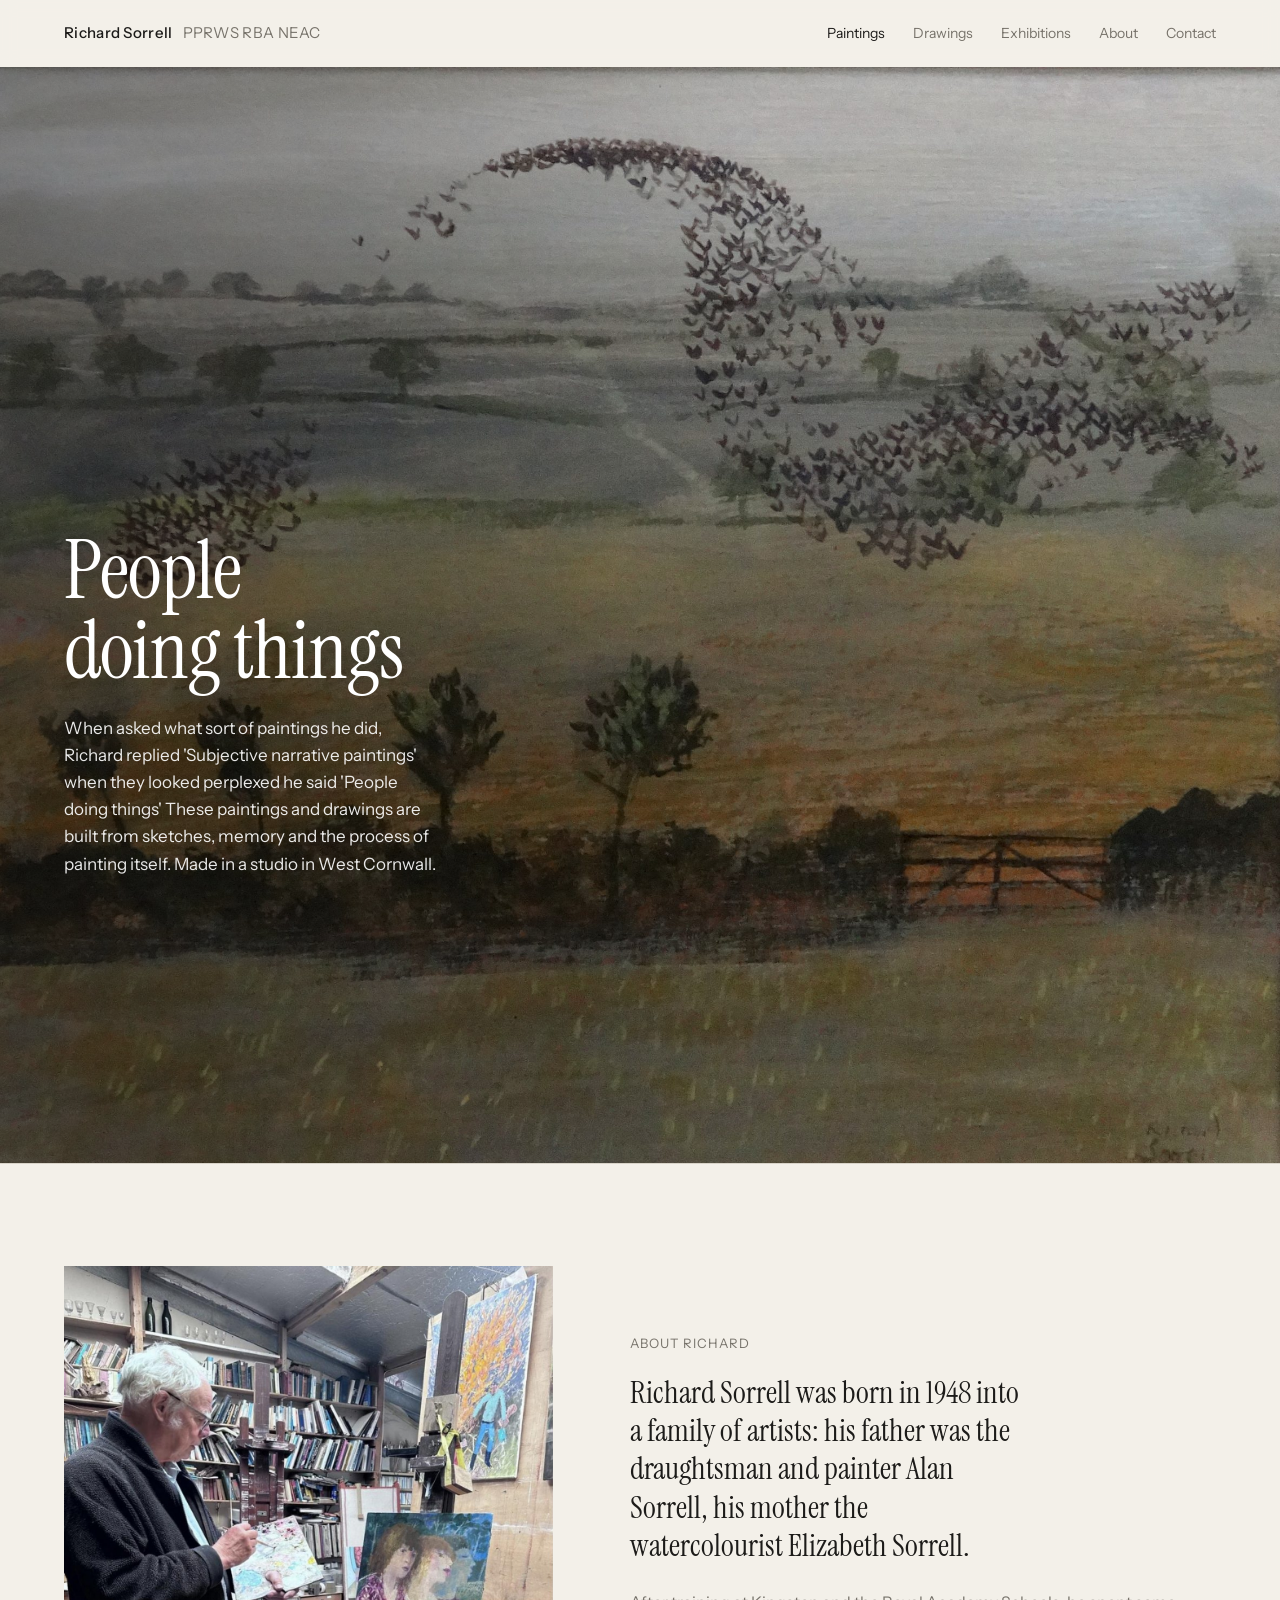
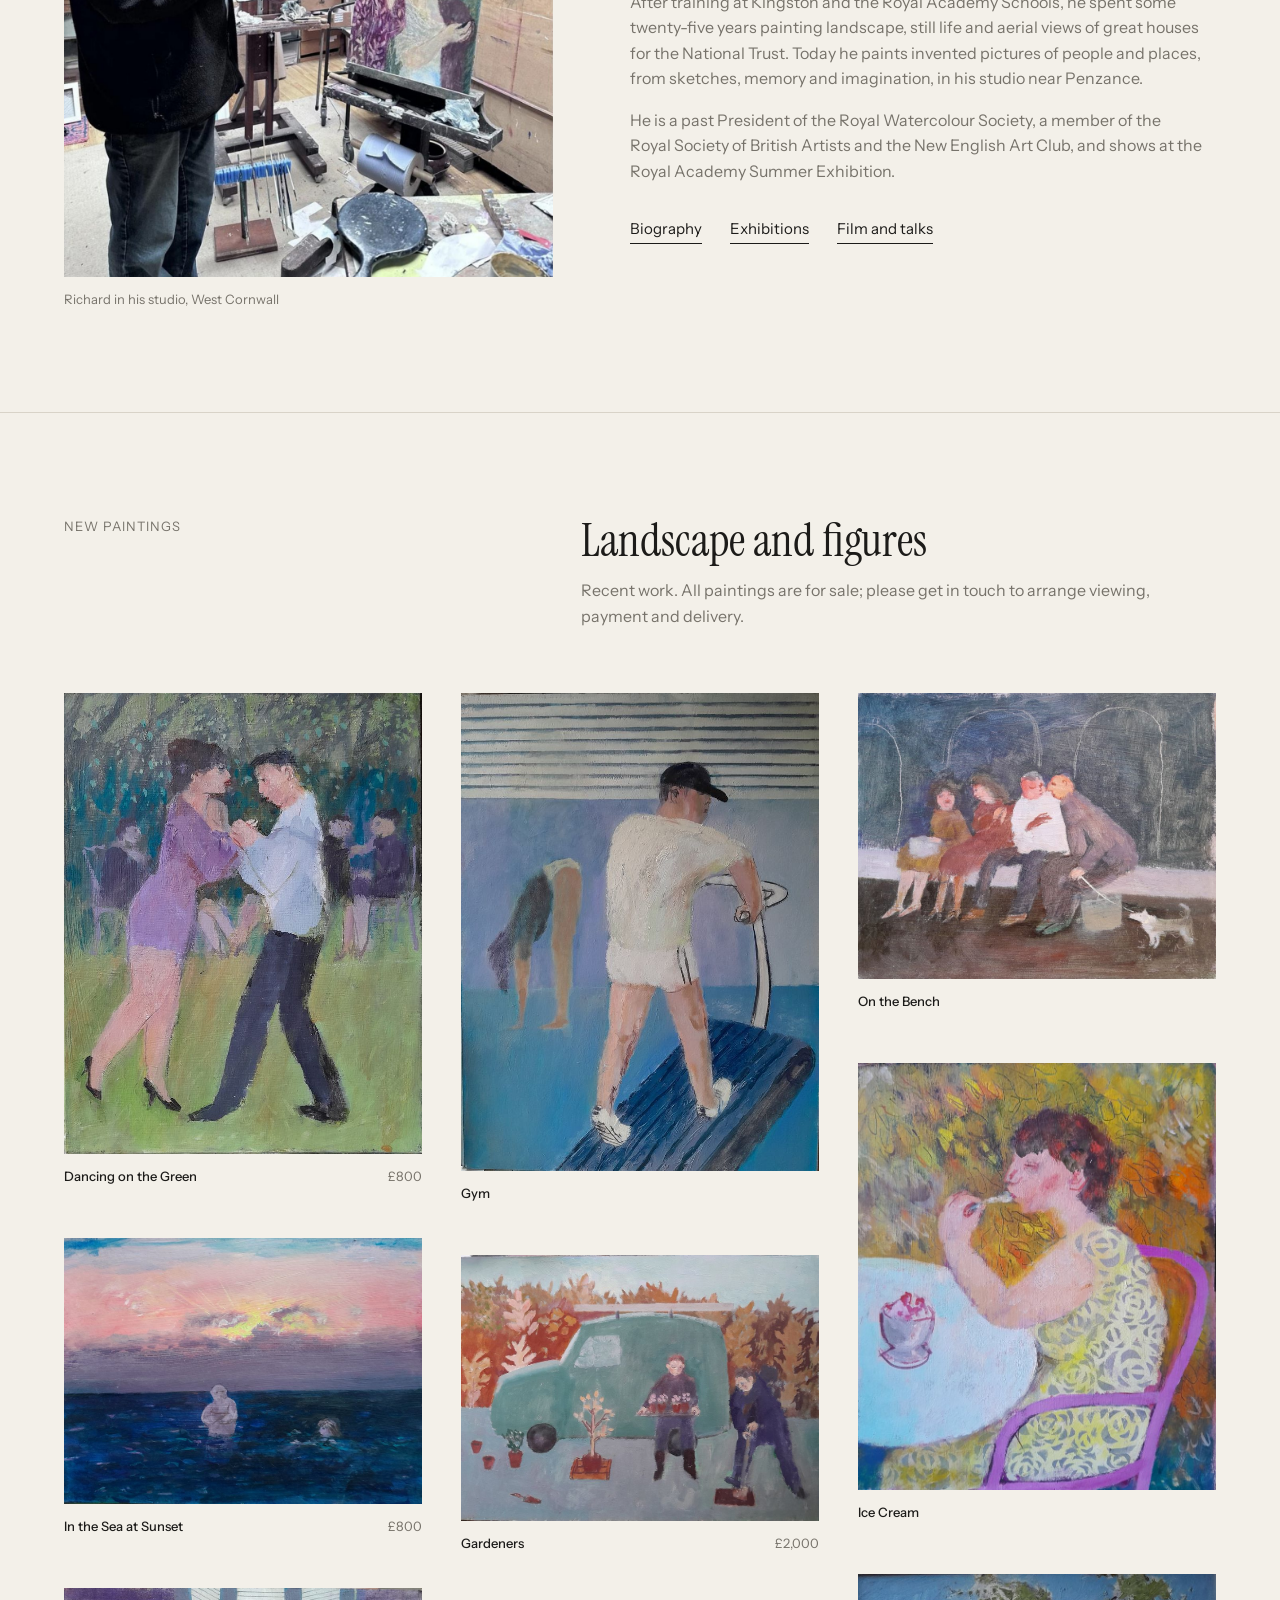
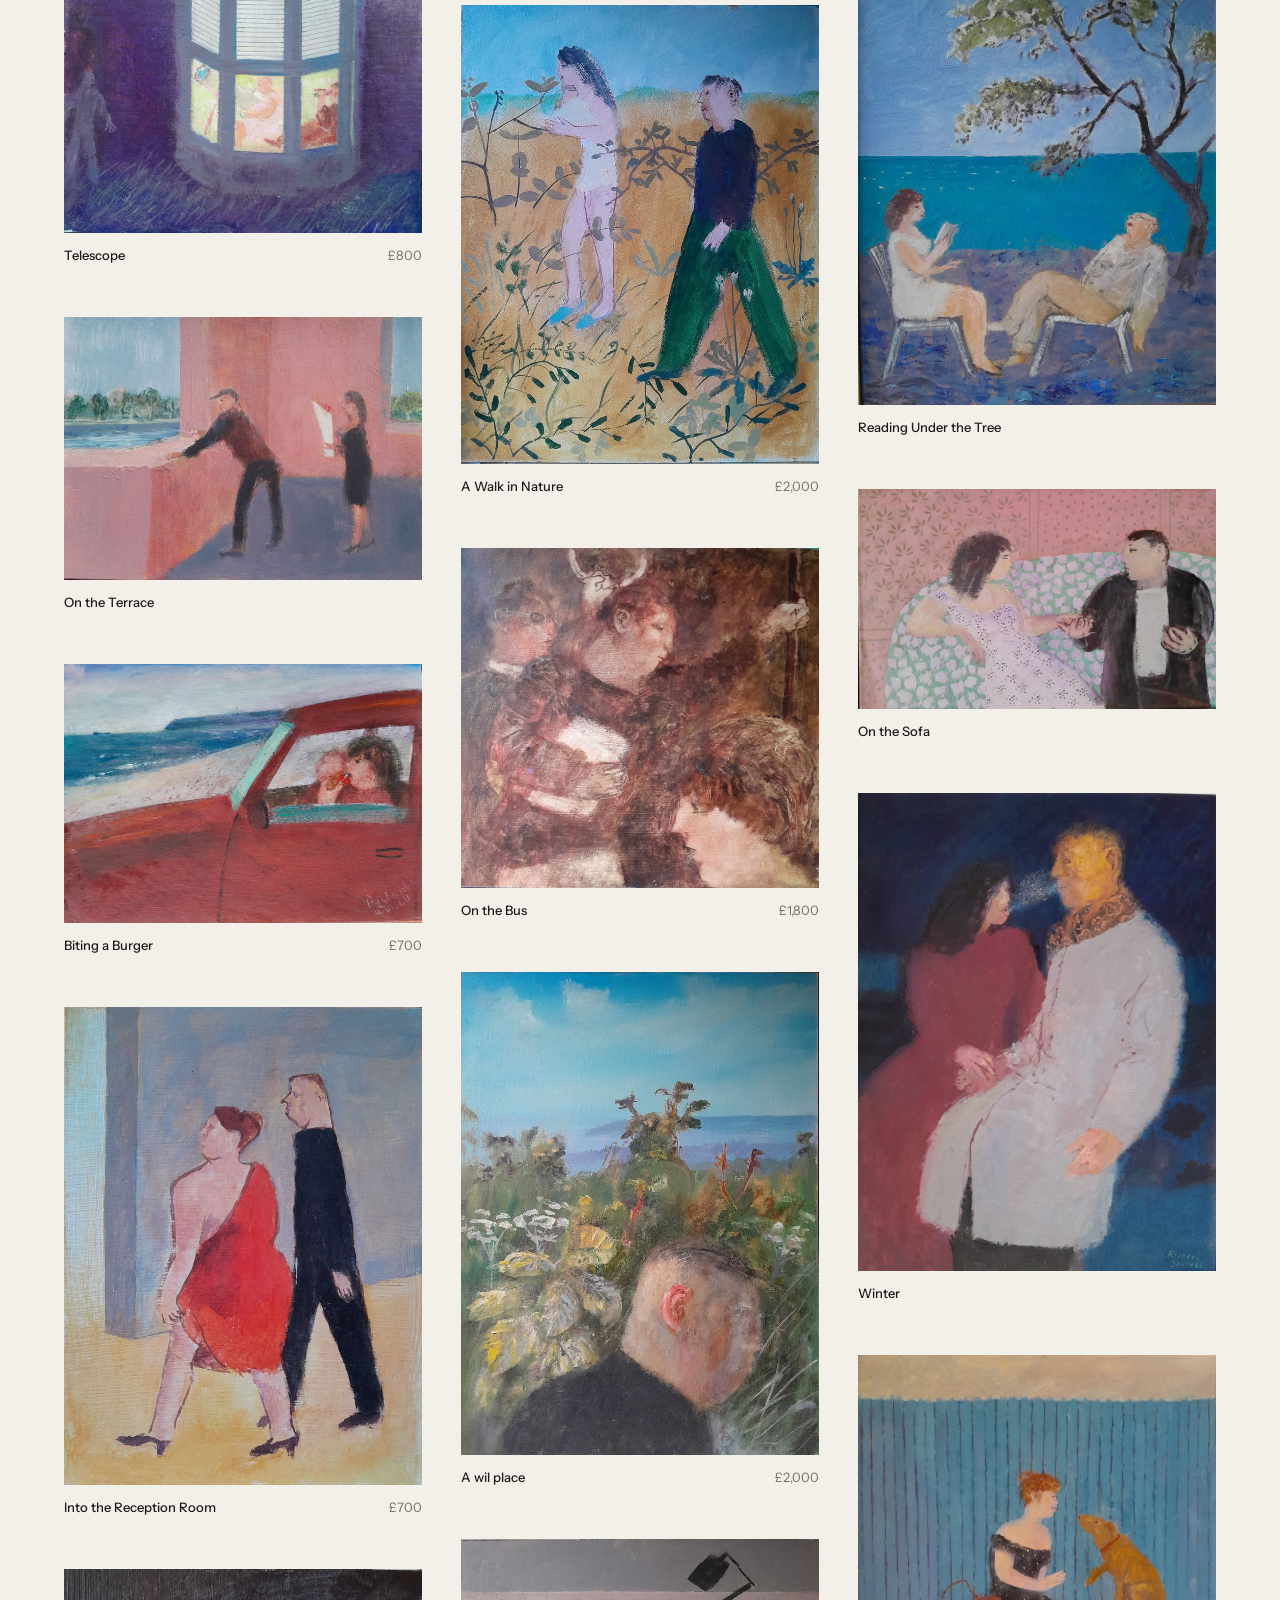
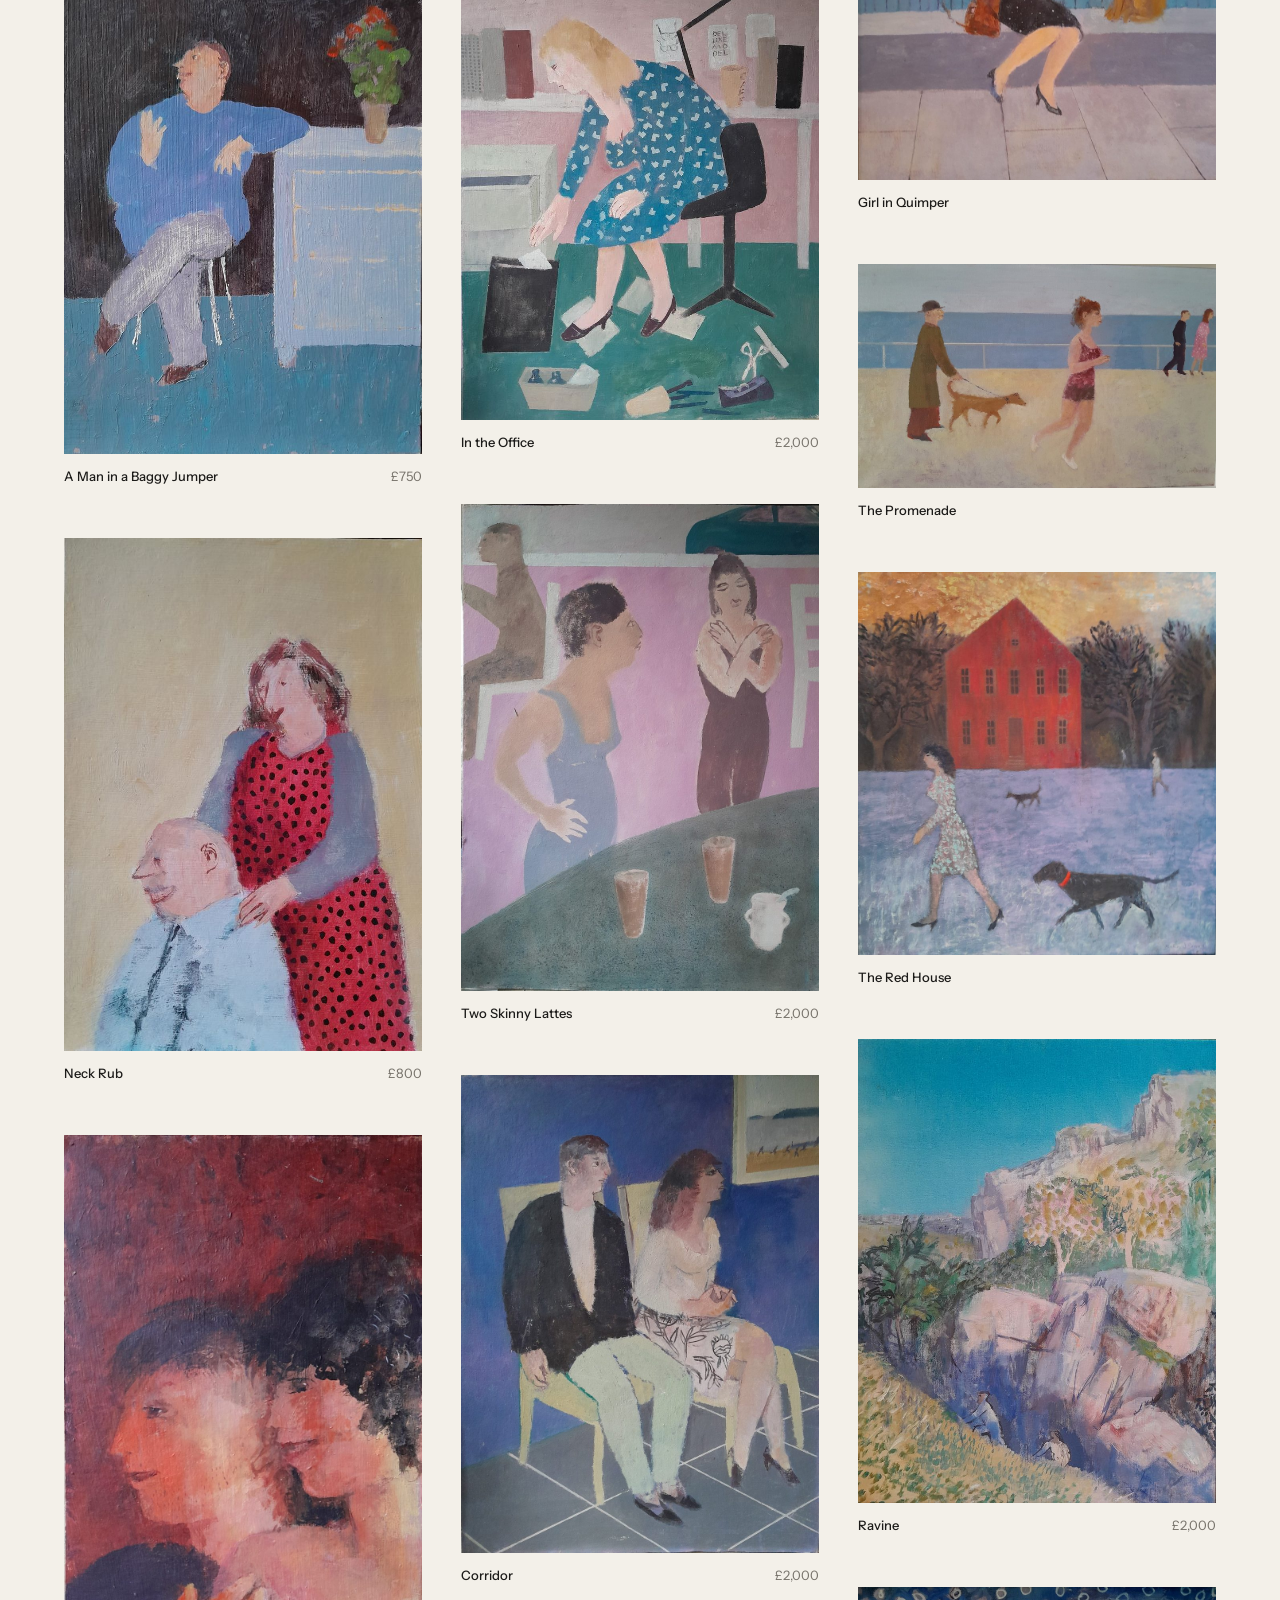
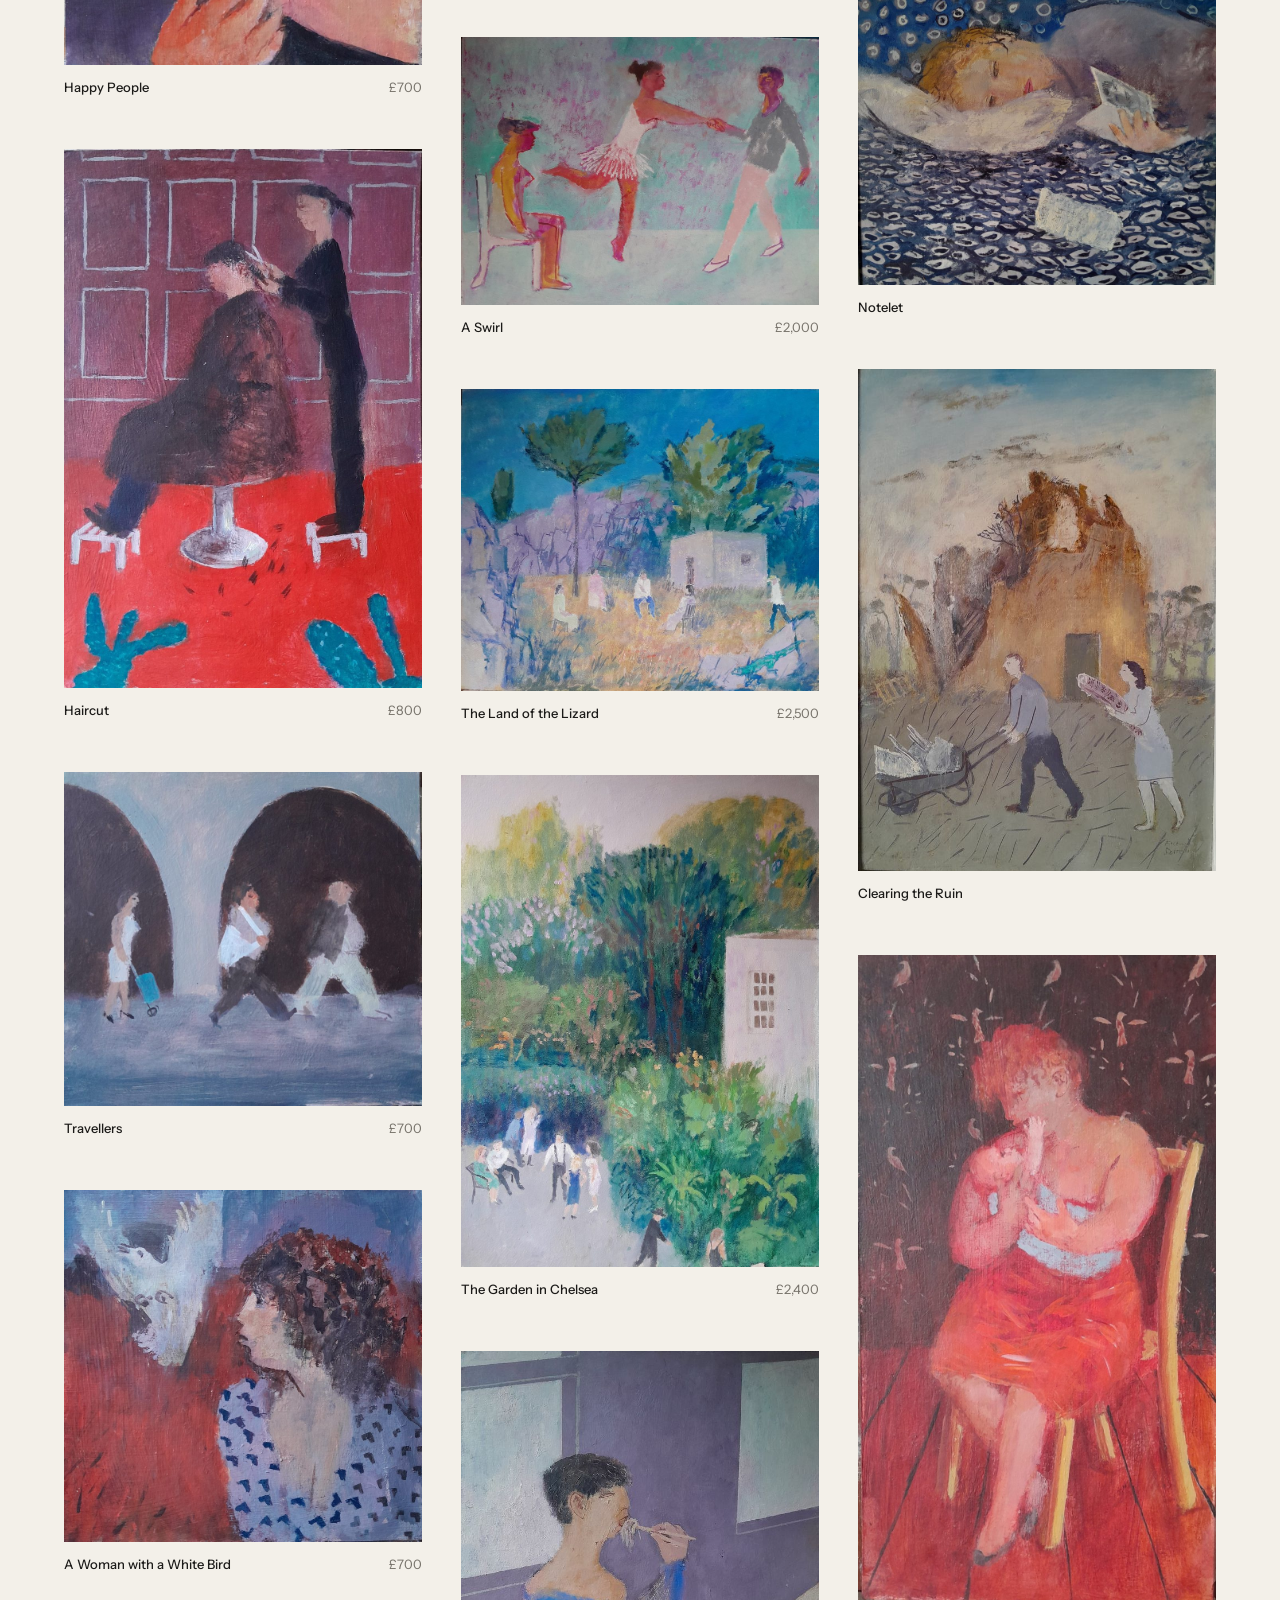
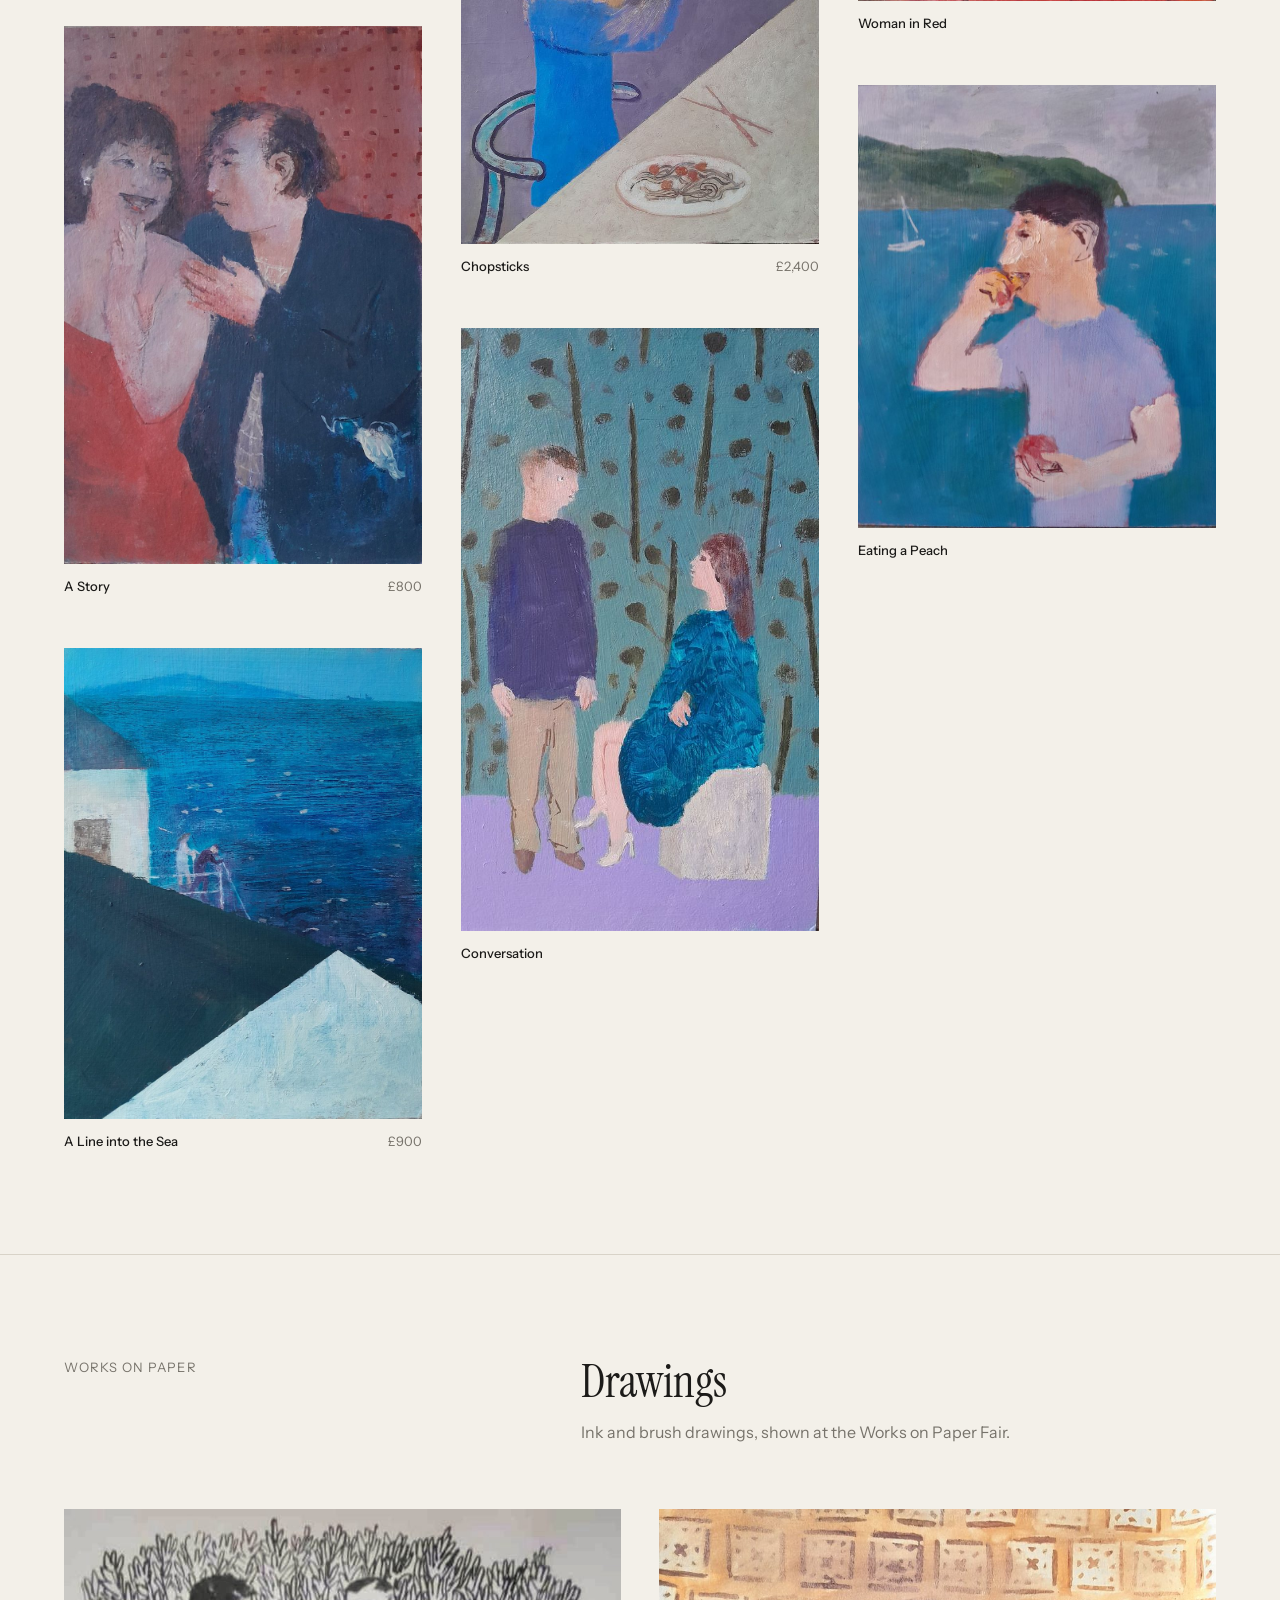
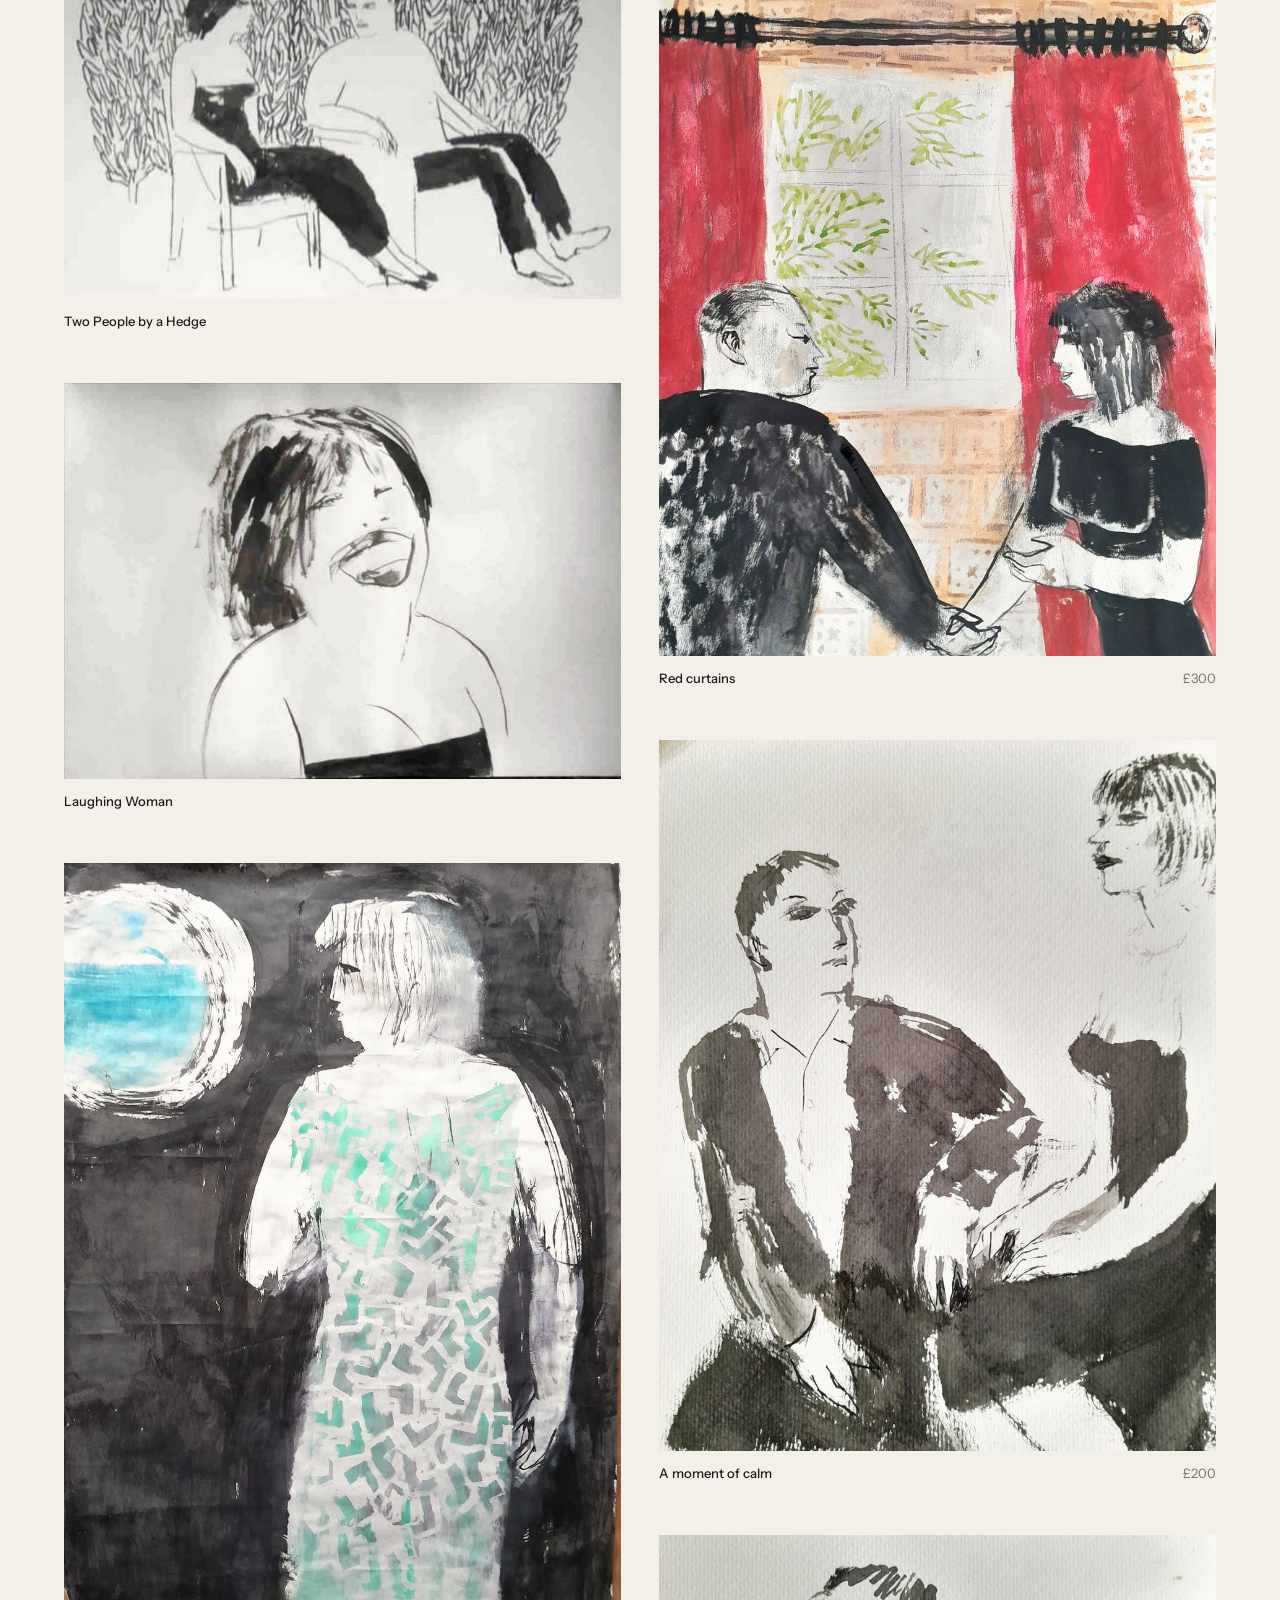
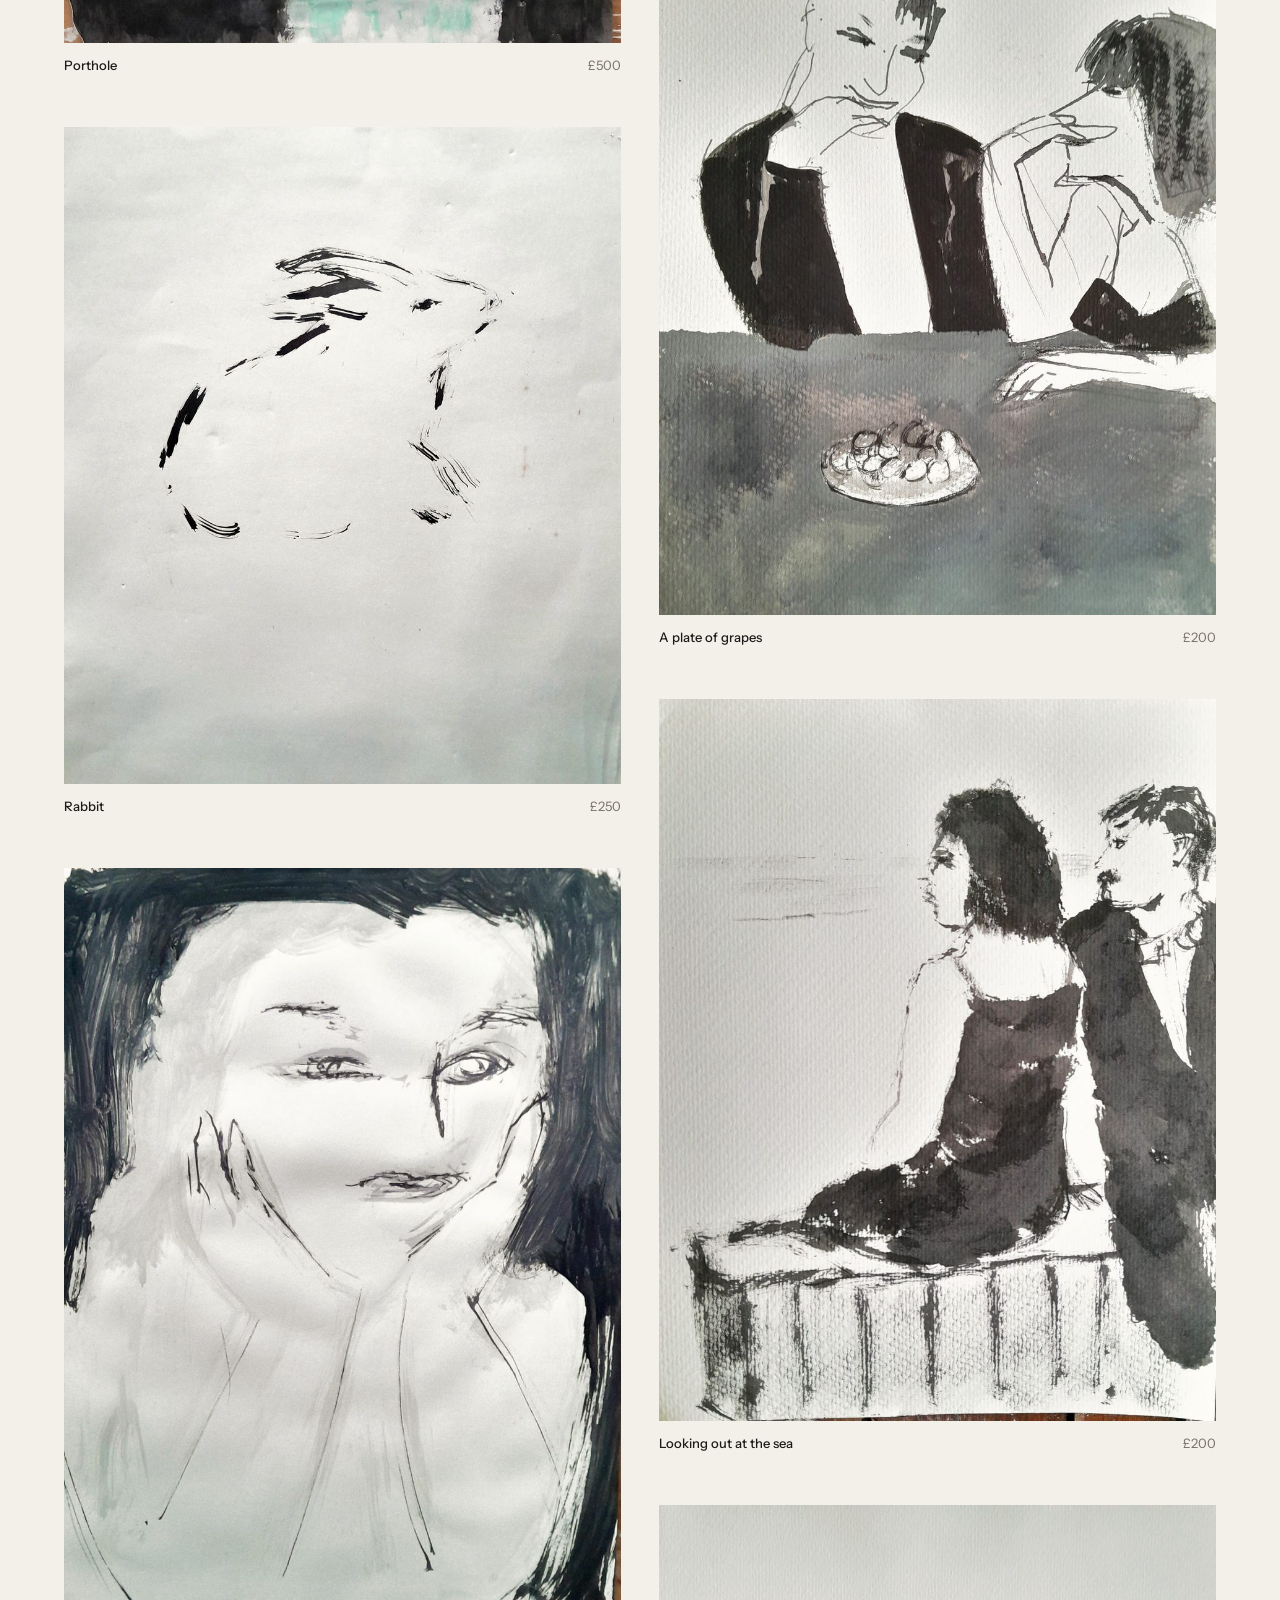
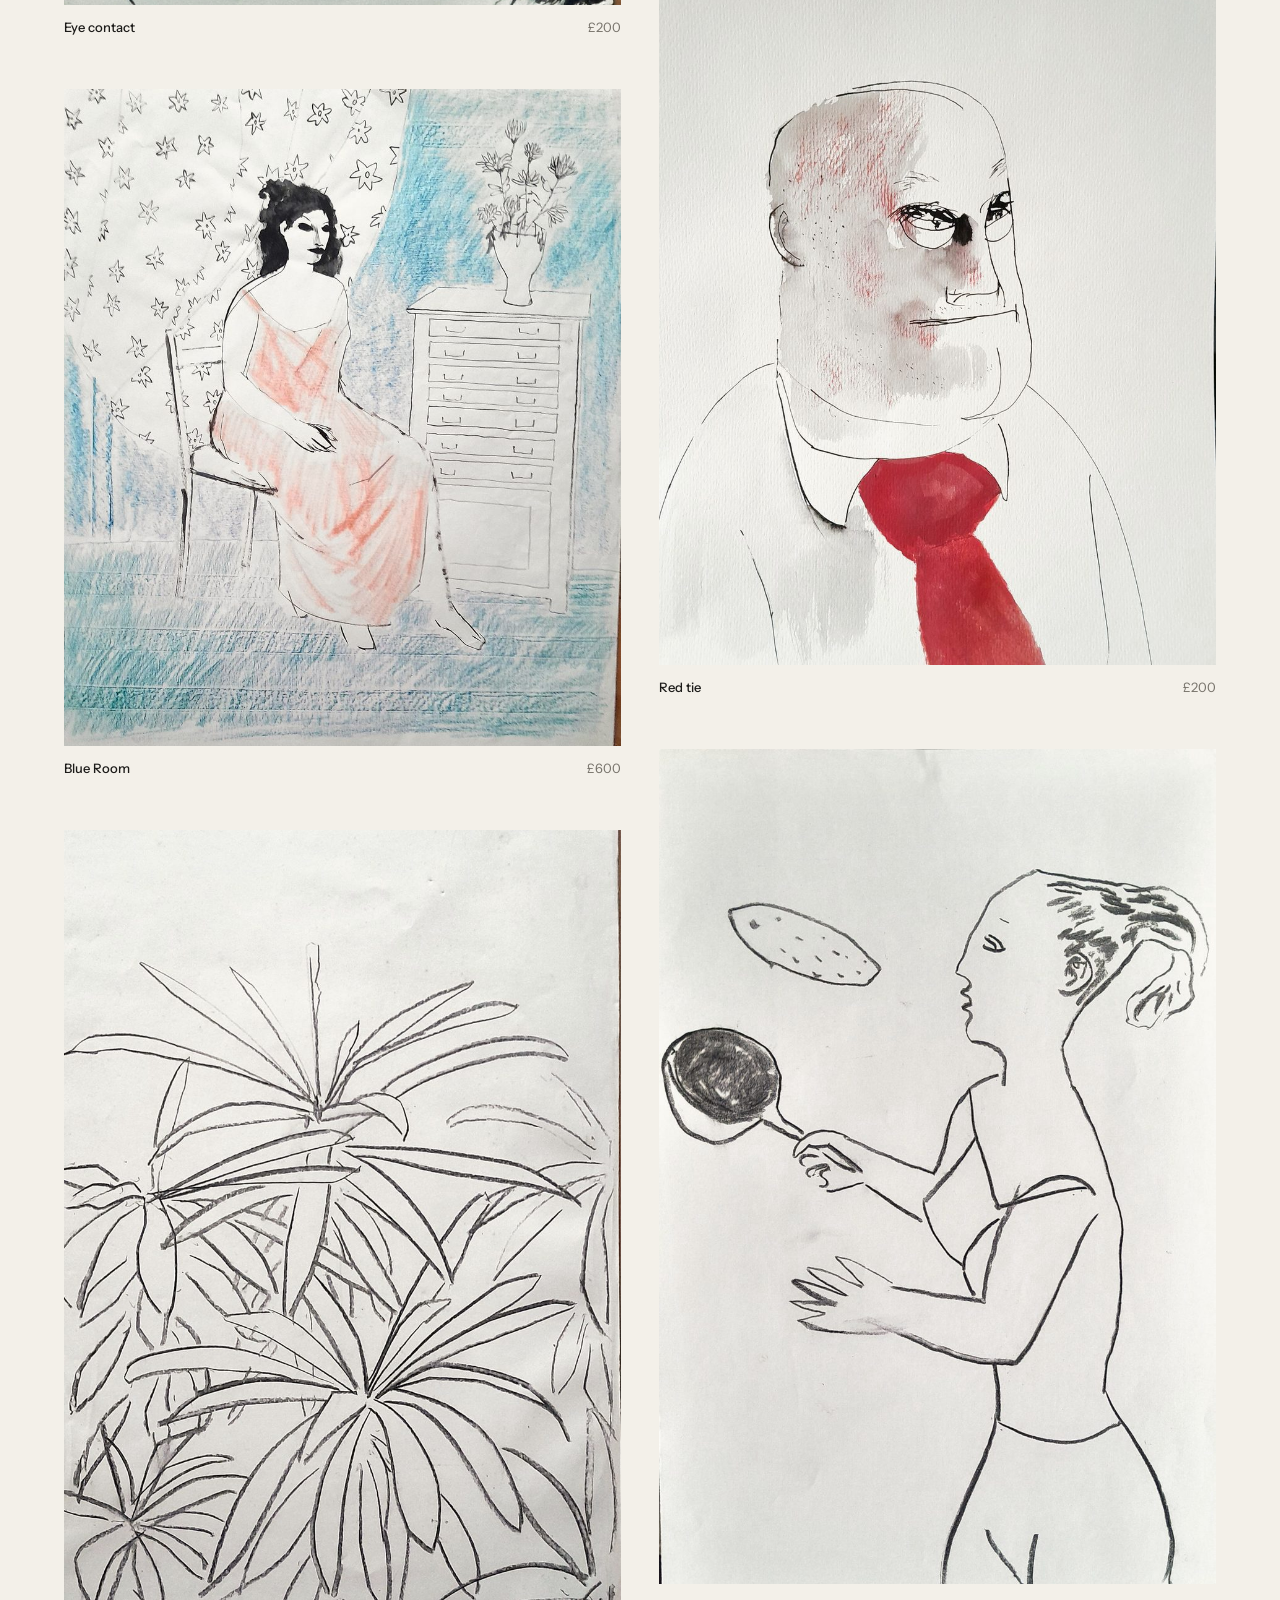
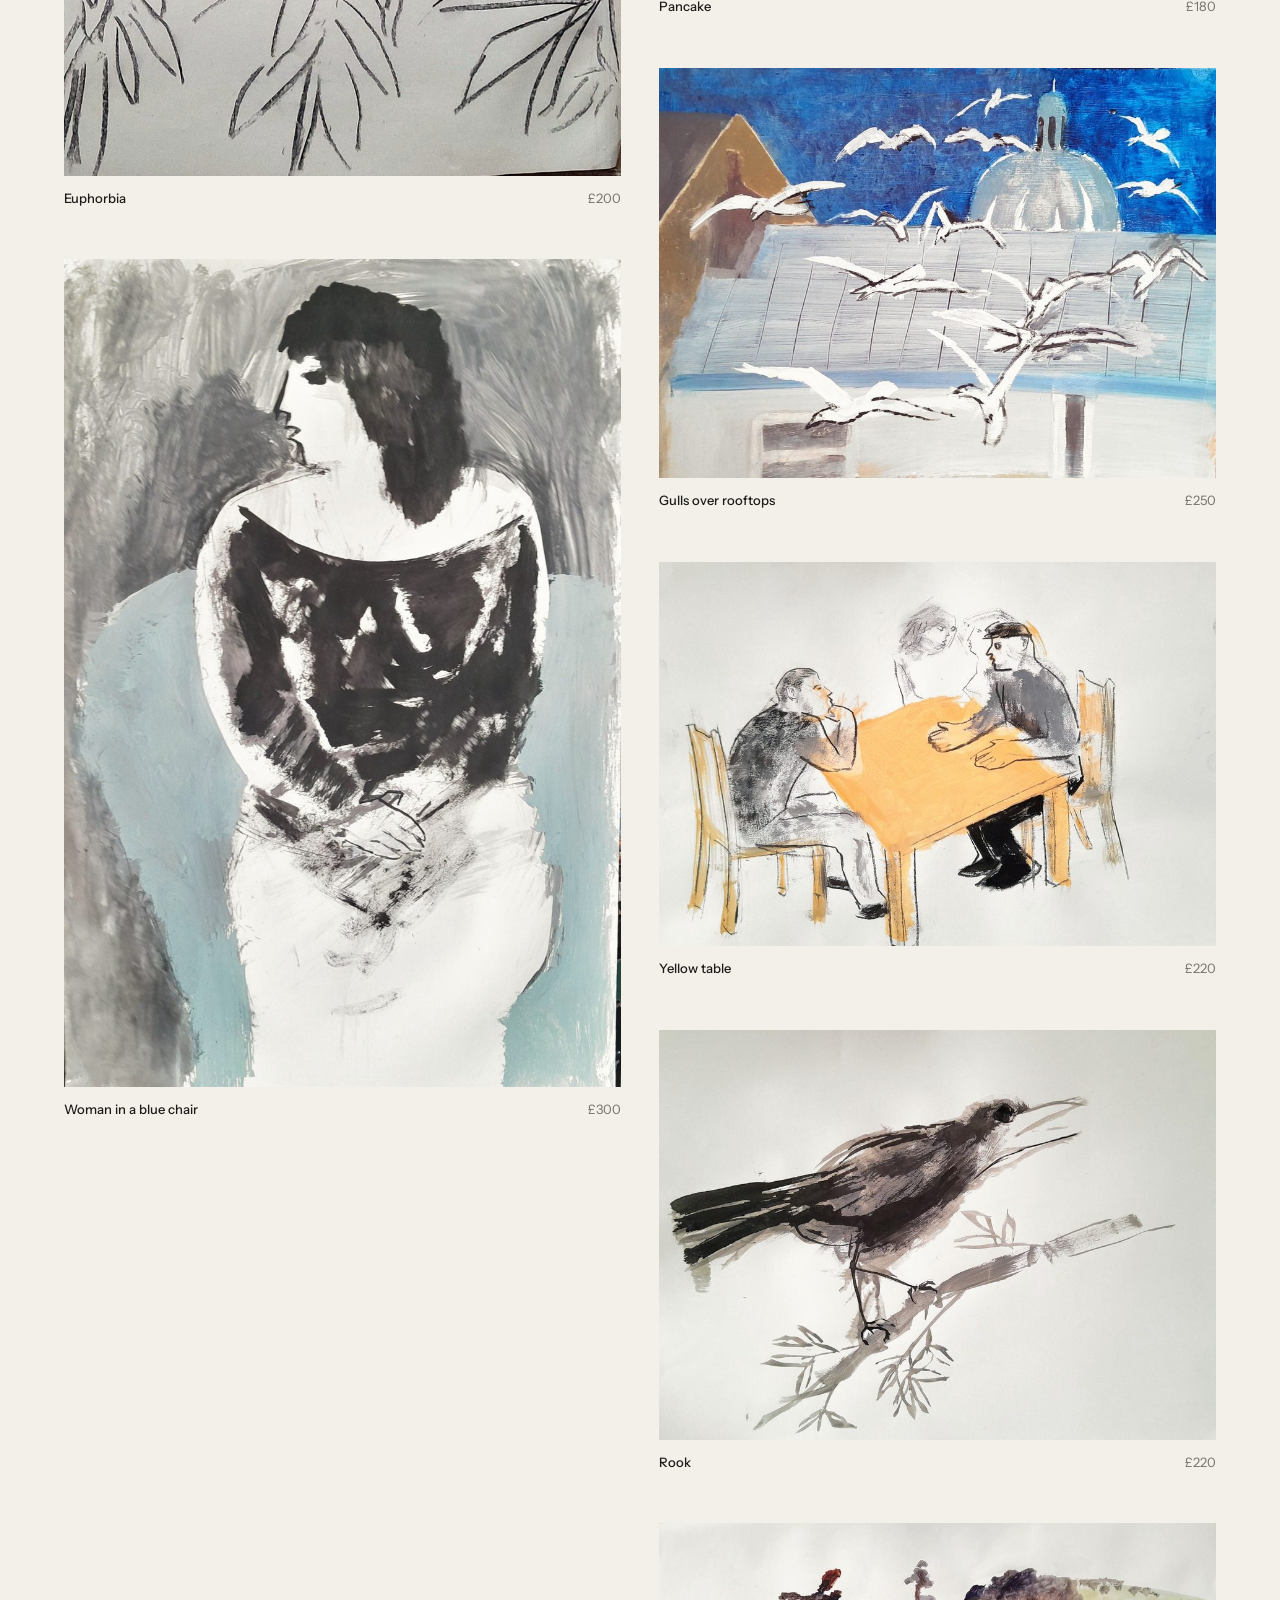
<file: index.html>
<!DOCTYPE html>
<html lang="en-GB">
<head>
<meta charset="utf-8">
<meta name="viewport" content="width=device-width, initial-scale=1">
<title>Richard Sorrell PPRWS RBA NEAC · Painter, West Cornwall</title>
<meta name="description" content="Richard Sorrell PPRWS RBA NEAC, painter. Invented paintings made from memory and imagination in a studio in West Cornwall.">
<link rel="canonical" href="https://richardsorrell.co.uk/">
<meta property="og:type" content="website">
<meta property="og:site_name" content="Richard Sorrell">
<meta property="og:title" content="Richard Sorrell PPRWS RBA NEAC · Painter, West Cornwall">
<meta property="og:description" content="Richard Sorrell PPRWS RBA NEAC, painter. Invented paintings made from memory and imagination in a studio in West Cornwall.">
<meta property="og:url" content="https://richardsorrell.co.uk/">
<meta property="og:image" content="https://richardsorrell.co.uk/img/starlings-2026.jpg">
<meta name="twitter:card" content="summary_large_image">
<link rel="icon" href="/favicon.svg?v=1795474496" type="image/svg+xml">
<link rel="icon" href="/favicon.ico?v=1795474496" sizes="32x32">
<link rel="apple-touch-icon" href="/apple-touch-icon.png?v=1795474496">
<link rel="preconnect" href="https://fonts.googleapis.com">
<link rel="preconnect" href="https://fonts.gstatic.com" crossorigin>
<link href="https://fonts.googleapis.com/css2?family=Instrument+Sans:wght@400;500;600&family=Instrument+Serif:ital@0;1&display=swap" rel="stylesheet">
<link rel="stylesheet" href="/assets/site.css?v=1795877551">
<script type="application/ld+json">{"@context": "https://schema.org", "@type": "Person", "name": "Richard Sorrell", "honorificSuffix": "PPRWS RBA NEAC", "jobTitle": "Painter", "url": "https://richardsorrell.co.uk/", "birthDate": "1948", "address": {"@type": "PostalAddress", "addressRegion": "Cornwall", "addressCountry": "GB"}, "memberOf": ["Royal Watercolour Society", "Royal Society of British Artists", "New English Art Club"], "sameAs": ["https://en.wikipedia.org/wiki/Richard_Sorrell"]}</script>
</head>
<body data-page="home">

<header>
  <div class="wrap bar">
    <a class="mark" href="/">Richard Sorrell<span>PPRWS RBA NEAC</span></a>
    <nav>
      <a href="/#paintings" class="on">Paintings</a>
      <a href="/#drawings" id="nav-drawings" style="display:none">Drawings</a>
      <a href="/archive" id="nav-archive" style="display:none">Archive</a>
      <a href="/exhibitions">Exhibitions</a>
      <a href="/about">About</a>
      <a href="/#contact">Contact</a>
    </nav>
  </div>
</header>

<main id="top">
  <div class="bleed" id="hero">
    <img id="hero-img" src="/img/starlings-2026.jpg" alt="Starlings">
    <div class="copy"><div class="wrap"><div class="glide">
      <h1 id="headline">Imagined, from a lifetime of looking.</h1>
      <p id="intro">Paintings and drawings built from sketches, memory and the process of painting itself. Made in a studio in West Cornwall.</p>
    </div></div></div>
  </div>

  <section id="welcome">
    <div class="wrap welcome">
      <figure class="w-photo">
        <div class="w-frame"><img id="w-img" src="/img/studio.jpg" alt="Richard Sorrell in his studio" loading="lazy"></div>
        <figcaption class="cap" id="w-cap"></figcaption>
      </figure>
      <div class="w-text">
        <div class="label">About Richard</div>
        <div class="w-body" id="w-body"></div>
        <p class="op-links"><a href="/about">Biography</a><a href="/exhibitions">Exhibitions</a><a href="/about#film">Film and talks</a></p>
      </div>
    </div>
  </section>

  <section id="news" style="display:none">
    <div class="wrap">
      <div class="head"><div class="label">News</div><div></div></div>
      <div class="news" id="news-list"></div>
    </div>
  </section>

  <section id="paintings">
    <div class="wrap">
      <div class="head">
        <div class="label">New Paintings</div>
        <div><h2 id="paintings-heading"></h2><p id="paintings-intro"></p></div>
      </div>
      <div class="filter" id="filter" style="display:none"></div>
      <div class="gallery" id="paintings-grid"></div>
    </div>
  </section>

  <section id="drawings" style="display:none">
    <div class="wrap">
      <div class="head">
        <div class="label">Works on Paper</div>
        <div><h2>Drawings</h2><p id="drawings-intro"></p></div>
      </div>
      <div class="gallery two" id="drawings-grid"></div>
    </div>
  </section>

  <section id="contact">
    <div class="wrap">
      <div class="contact">
        <div class="label">Contact</div>
        <div>
          <p class="big" id="contact-line"></p>
          <div class="addr">
            <div><span>Studio</span><div id="address"></div></div>
            <div><span>Elsewhere</span><a href="https://richard-sorrell.blogspot.com/" target="_blank" rel="noopener">Blog ↗</a><br><a href="https://twitter.com/Richard_Sorrell" target="_blank" rel="noopener">Twitter ↗</a></div>
          </div>
        </div>
      </div>
    </div>
  </section>
</main>

<p id="load-error" class="wrap small" style="display:none;padding:24px 0">Sorry, part of this page could not be loaded. Please refresh.</p>
<footer><div class="wrap"><span>© Richard Sorrell · West Cornwall</span><a id="foot-email" href="mailto:sorrellr@aol.com">sorrellr@aol.com</a></div></footer>
<script src="/assets/site.js?v=1795877551"></script>
</body>
</html>
</file>
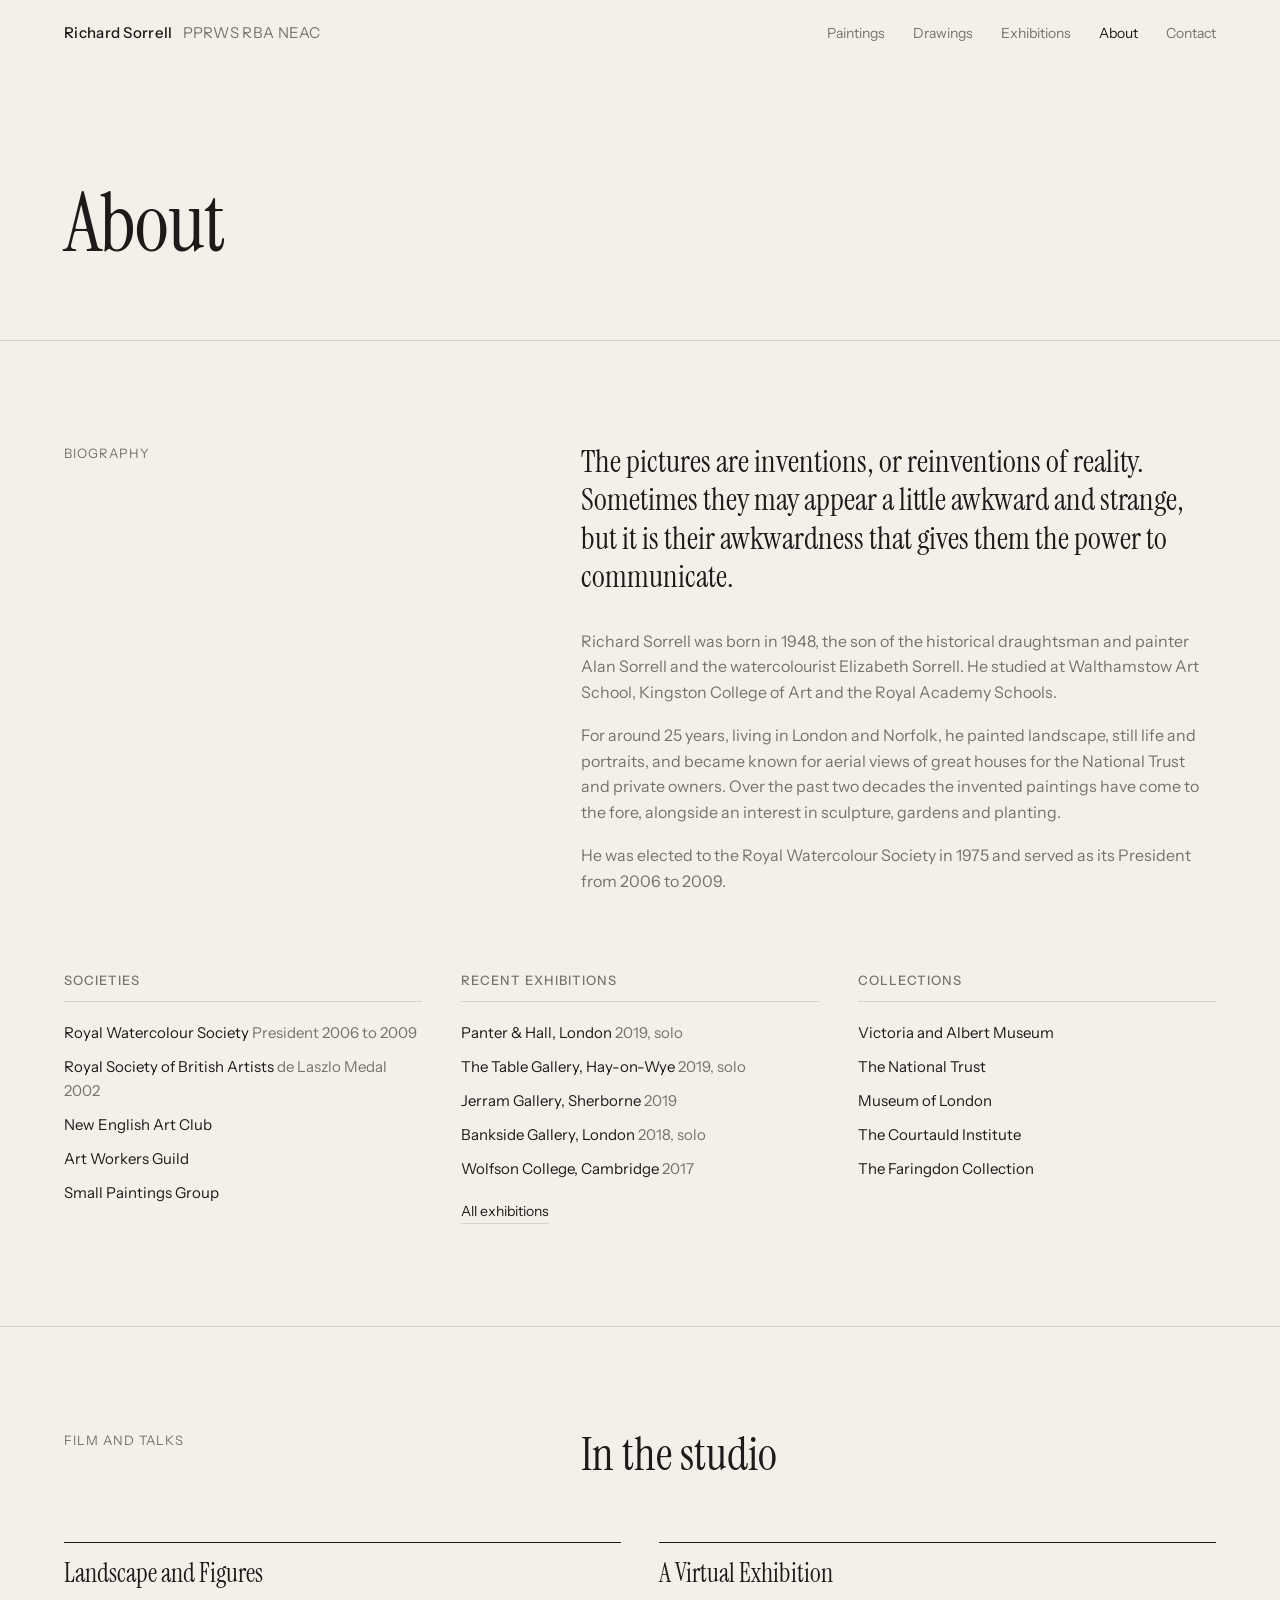
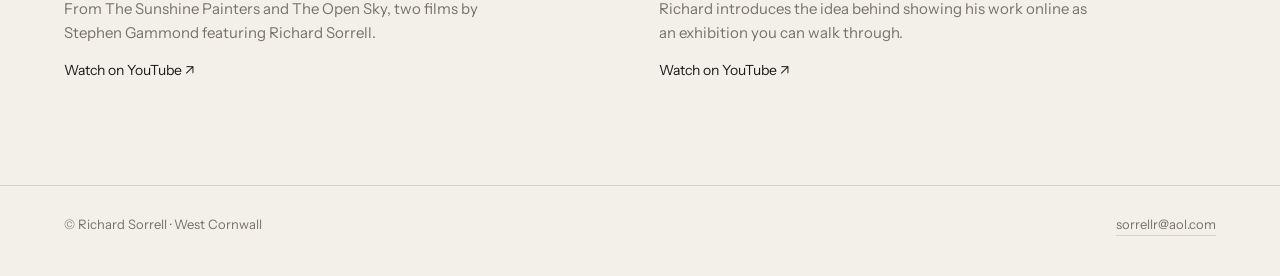
<file: about.html>
<!DOCTYPE html>
<html lang="en-GB">
<head>
<meta charset="utf-8">
<meta name="viewport" content="width=device-width, initial-scale=1">
<title>About · Richard Sorrell</title>
<meta name="description" content="Richard Sorrell, born 1948, studied at the Royal Academy Schools and was President of the Royal Watercolour Society 2006 to 2009.">
<link rel="canonical" href="https://richardsorrell.co.uk/about">
<meta property="og:type" content="website">
<meta property="og:site_name" content="Richard Sorrell">
<meta property="og:title" content="About · Richard Sorrell">
<meta property="og:description" content="Richard Sorrell, born 1948, studied at the Royal Academy Schools and was President of the Royal Watercolour Society 2006 to 2009.">
<meta property="og:url" content="https://richardsorrell.co.uk/about">
<meta property="og:image" content="https://richardsorrell.co.uk/img/starlings-2026.jpg">
<meta name="twitter:card" content="summary_large_image">
<link rel="icon" href="/favicon.svg?v=1795474496" type="image/svg+xml">
<link rel="icon" href="/favicon.ico?v=1795474496" sizes="32x32">
<link rel="apple-touch-icon" href="/apple-touch-icon.png?v=1795474496">
<link rel="preconnect" href="https://fonts.googleapis.com">
<link rel="preconnect" href="https://fonts.gstatic.com" crossorigin>
<link href="https://fonts.googleapis.com/css2?family=Instrument+Sans:wght@400;500;600&family=Instrument+Serif:ital@0;1&display=swap" rel="stylesheet">
<link rel="stylesheet" href="/assets/site.css?v=1795877551">
</head>
<body data-page="about">

<header>
  <div class="wrap bar">
    <a class="mark" href="/">Richard Sorrell<span>PPRWS RBA NEAC</span></a>
    <nav>
      <a href="/#paintings">Paintings</a>
      <a href="/#drawings" id="nav-drawings" style="display:none">Drawings</a>
      <a href="/archive" id="nav-archive" style="display:none">Archive</a>
      <a href="/exhibitions">Exhibitions</a>
      <a href="/about" class="on">About</a>
      <a href="/#contact">Contact</a>
    </nav>
  </div>
</header>

<main>
  <div class="wrap pagehead"><h1>About</h1></div>
  <section>
    <div class="wrap">
      <div class="about">
        <div class="label">Biography</div>
        <div>
          <p class="lede" id="about-lede"></p>
          <div class="body" id="about-text" style="margin-top:32px;color:var(--mute);max-width:62ch"></div>
        </div>
      </div>
      <div class="facts">
        <div><h3>Societies</h3><ul id="societies"></ul></div>
        <div><h3>Recent exhibitions</h3><ul id="recent"></ul><a class="more" href="/exhibitions">All exhibitions</a></div>
        <div><h3>Collections</h3><ul id="collections"></ul></div>
      </div>
    </div>
  </section>
  <section id="film">
    <div class="wrap">
      <div class="head"><div class="label">Film and Talks</div><div><h2>In the studio</h2></div></div>
      <div class="film" id="films"></div>
    </div>
  </section>
</main>

<p id="load-error" class="wrap small" style="display:none;padding:24px 0">Sorry, part of this page could not be loaded. Please refresh.</p>
<footer><div class="wrap"><span>© Richard Sorrell · West Cornwall</span><a id="foot-email" href="mailto:sorrellr@aol.com">sorrellr@aol.com</a></div></footer>
<script src="/assets/site.js?v=1795877551"></script>
</body>
</html>
</file>
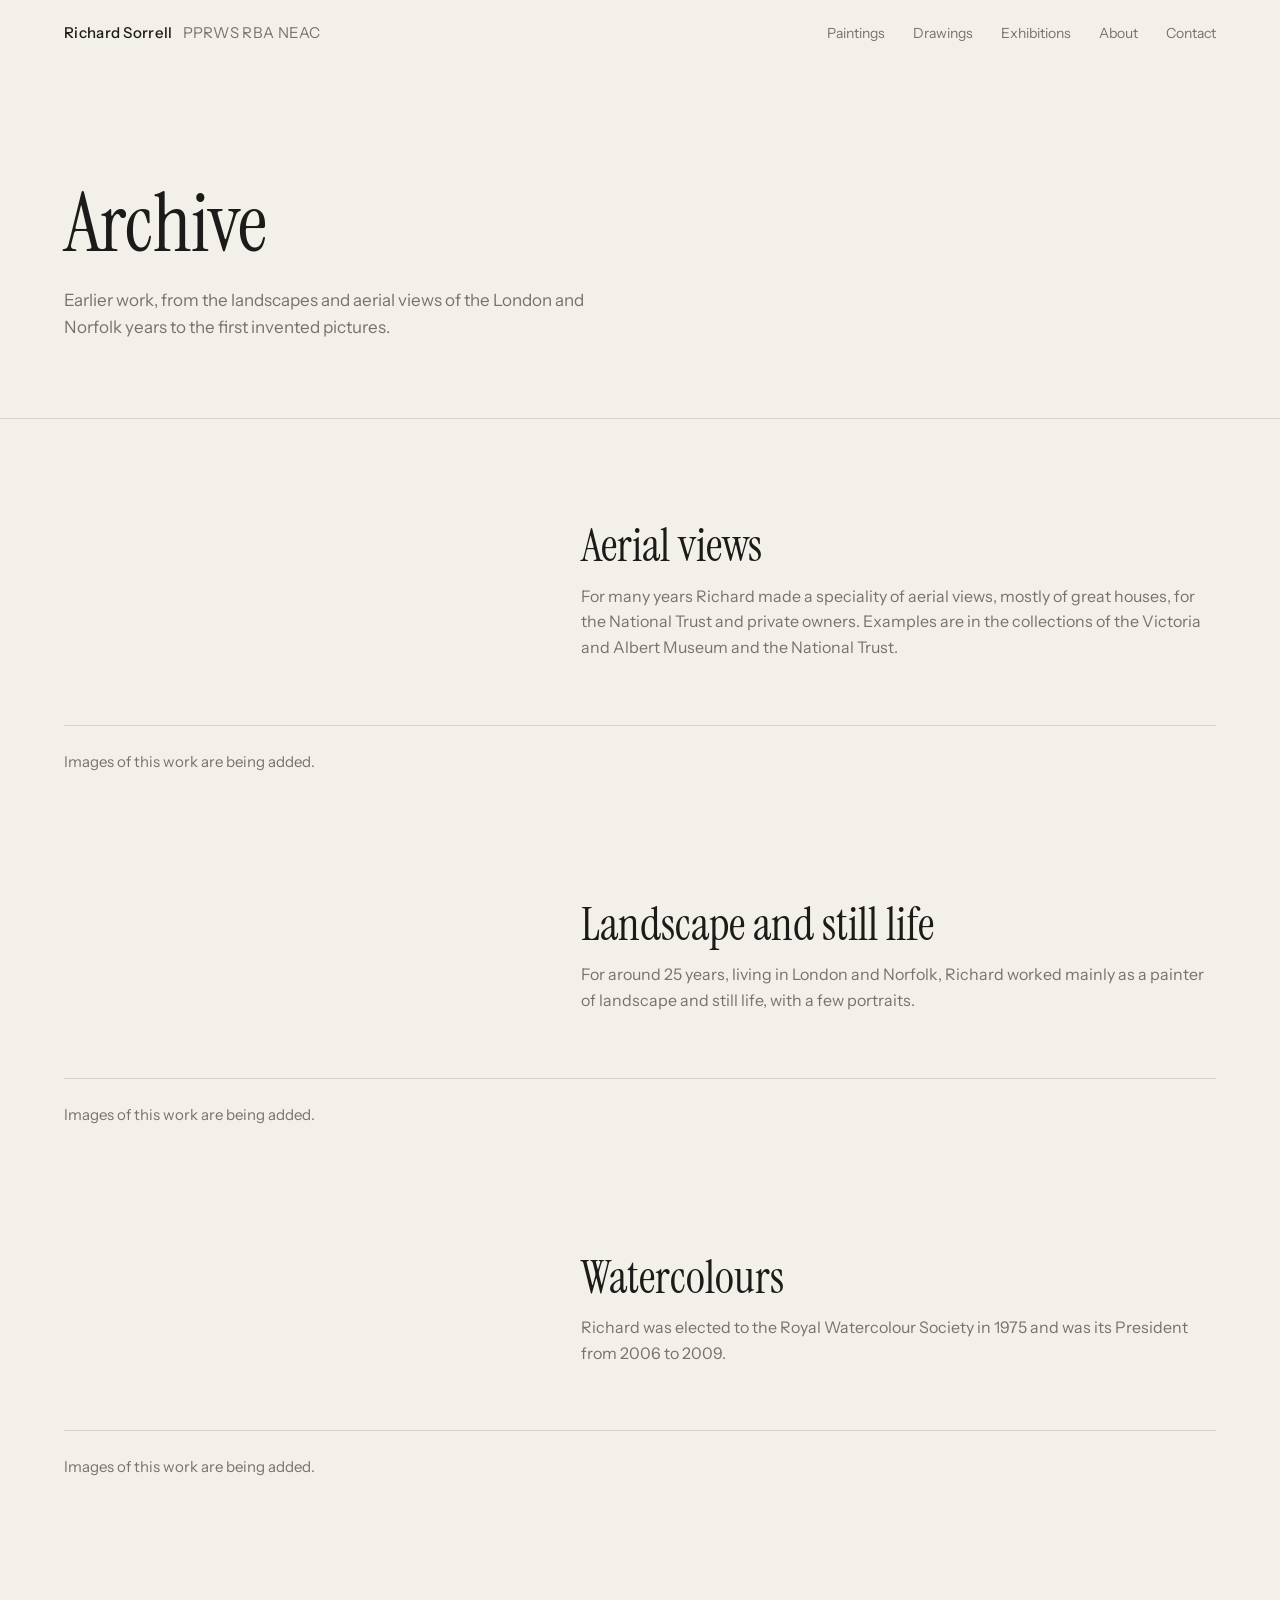
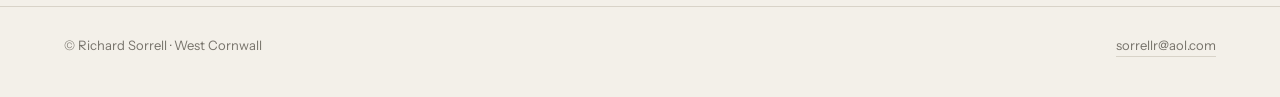
<file: archive.html>
<!DOCTYPE html>
<html lang="en-GB">
<head>
<meta charset="utf-8">
<meta name="viewport" content="width=device-width, initial-scale=1">
<title>Archive · Richard Sorrell</title>
<meta name="description" content="Earlier work by Richard Sorrell: aerial views, landscape, still life and watercolours.">
<link rel="canonical" href="https://richardsorrell.co.uk/archive">
<meta property="og:type" content="website">
<meta property="og:site_name" content="Richard Sorrell">
<meta property="og:title" content="Archive · Richard Sorrell">
<meta property="og:description" content="Earlier work by Richard Sorrell: aerial views, landscape, still life and watercolours.">
<meta property="og:url" content="https://richardsorrell.co.uk/archive">
<meta property="og:image" content="https://richardsorrell.co.uk/img/starlings-2026.jpg">
<meta name="twitter:card" content="summary_large_image">
<link rel="icon" href="/favicon.svg?v=1795474496" type="image/svg+xml">
<link rel="icon" href="/favicon.ico?v=1795474496" sizes="32x32">
<link rel="apple-touch-icon" href="/apple-touch-icon.png?v=1795474496">
<link rel="preconnect" href="https://fonts.googleapis.com">
<link rel="preconnect" href="https://fonts.gstatic.com" crossorigin>
<link href="https://fonts.googleapis.com/css2?family=Instrument+Sans:wght@400;500;600&family=Instrument+Serif:ital@0;1&display=swap" rel="stylesheet">
<link rel="stylesheet" href="/assets/site.css?v=1795877551">
</head>
<body data-page="archive">

<header>
  <div class="wrap bar">
    <a class="mark" href="/">Richard Sorrell<span>PPRWS RBA NEAC</span></a>
    <nav>
      <a href="/#paintings">Paintings</a>
      <a href="/#drawings" id="nav-drawings" style="display:none">Drawings</a>
      <a href="/archive" id="nav-archive" style="display:none" class="on">Archive</a>
      <a href="/exhibitions">Exhibitions</a>
      <a href="/about">About</a>
      <a href="/#contact">Contact</a>
    </nav>
  </div>
</header>

<main>
  <div class="wrap pagehead"><h1>Archive</h1><p id="ar-intro"></p></div>
  <section><div class="wrap" id="series"></div></section>
</main>

<p id="load-error" class="wrap small" style="display:none;padding:24px 0">Sorry, part of this page could not be loaded. Please refresh.</p>
<footer><div class="wrap"><span>© Richard Sorrell · West Cornwall</span><a id="foot-email" href="mailto:sorrellr@aol.com">sorrellr@aol.com</a></div></footer>
<script src="/assets/site.js?v=1795877551"></script>
</body>
</html>
</file>
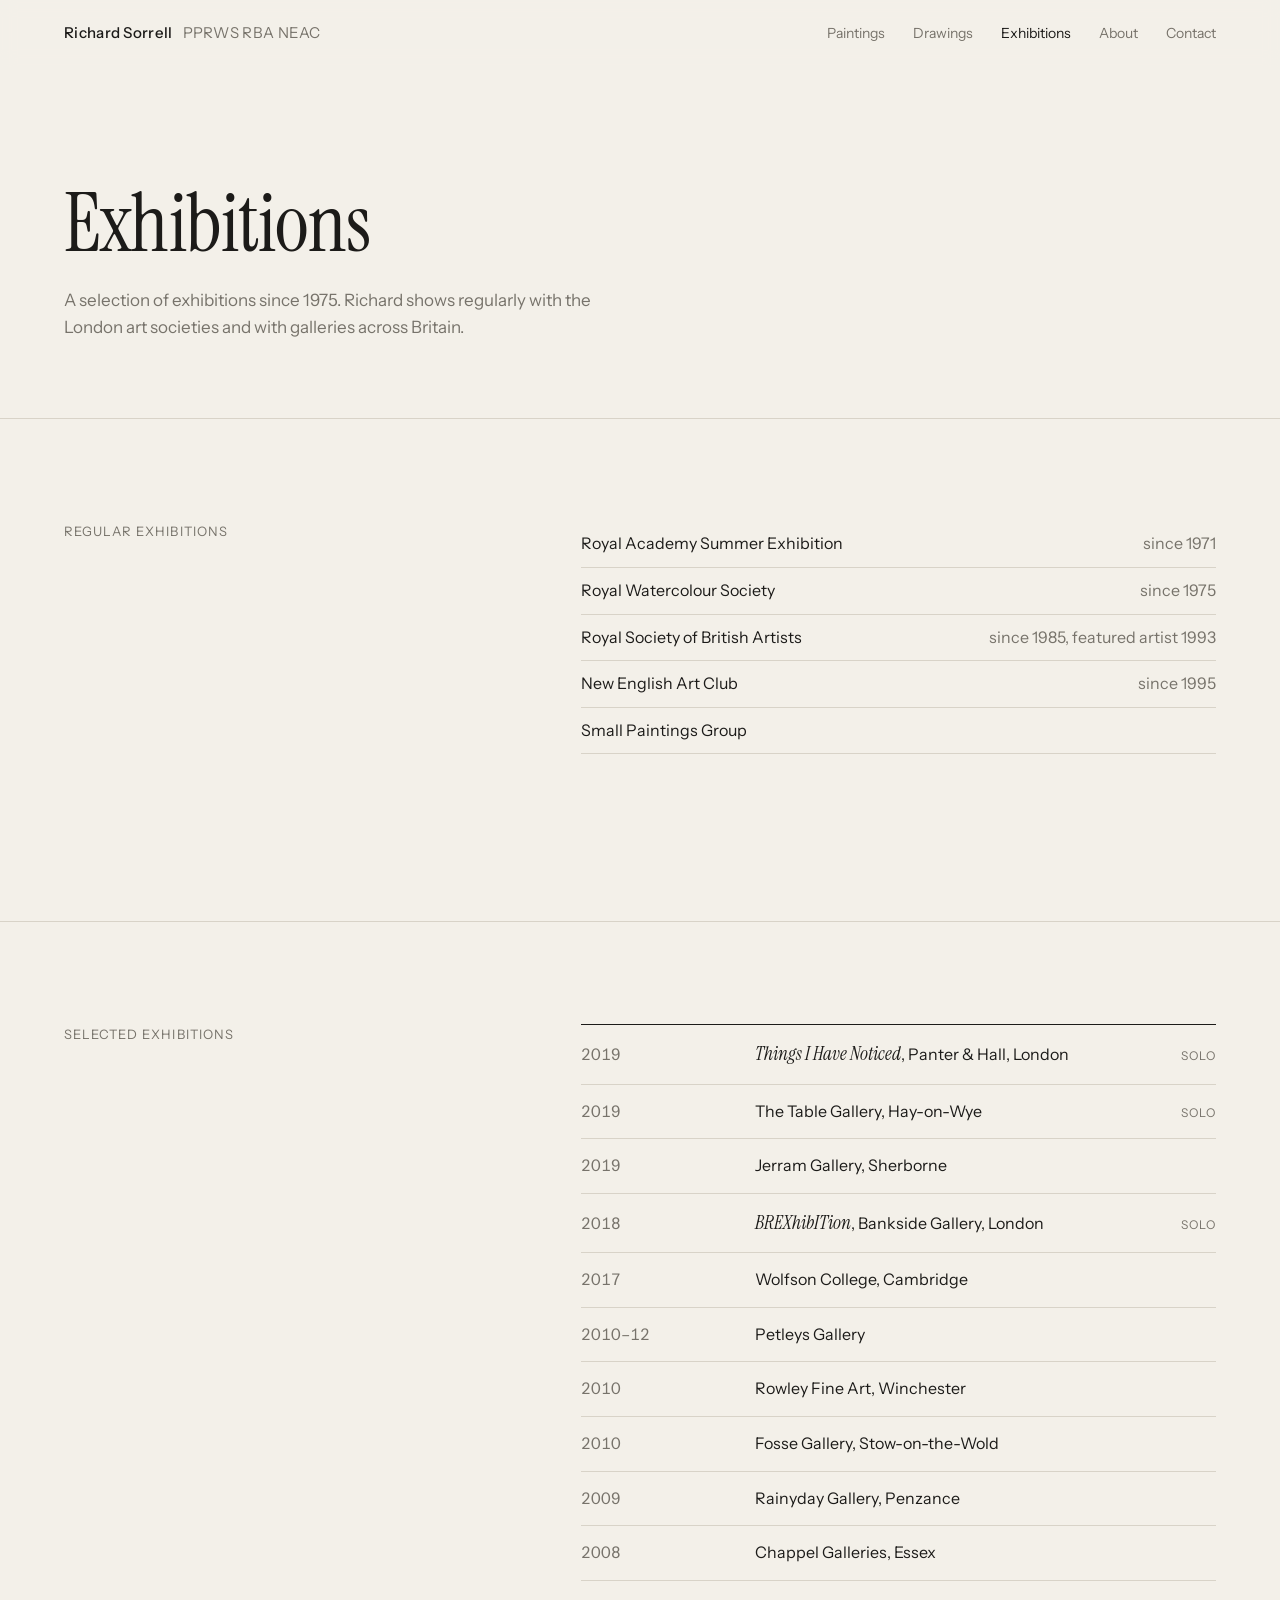
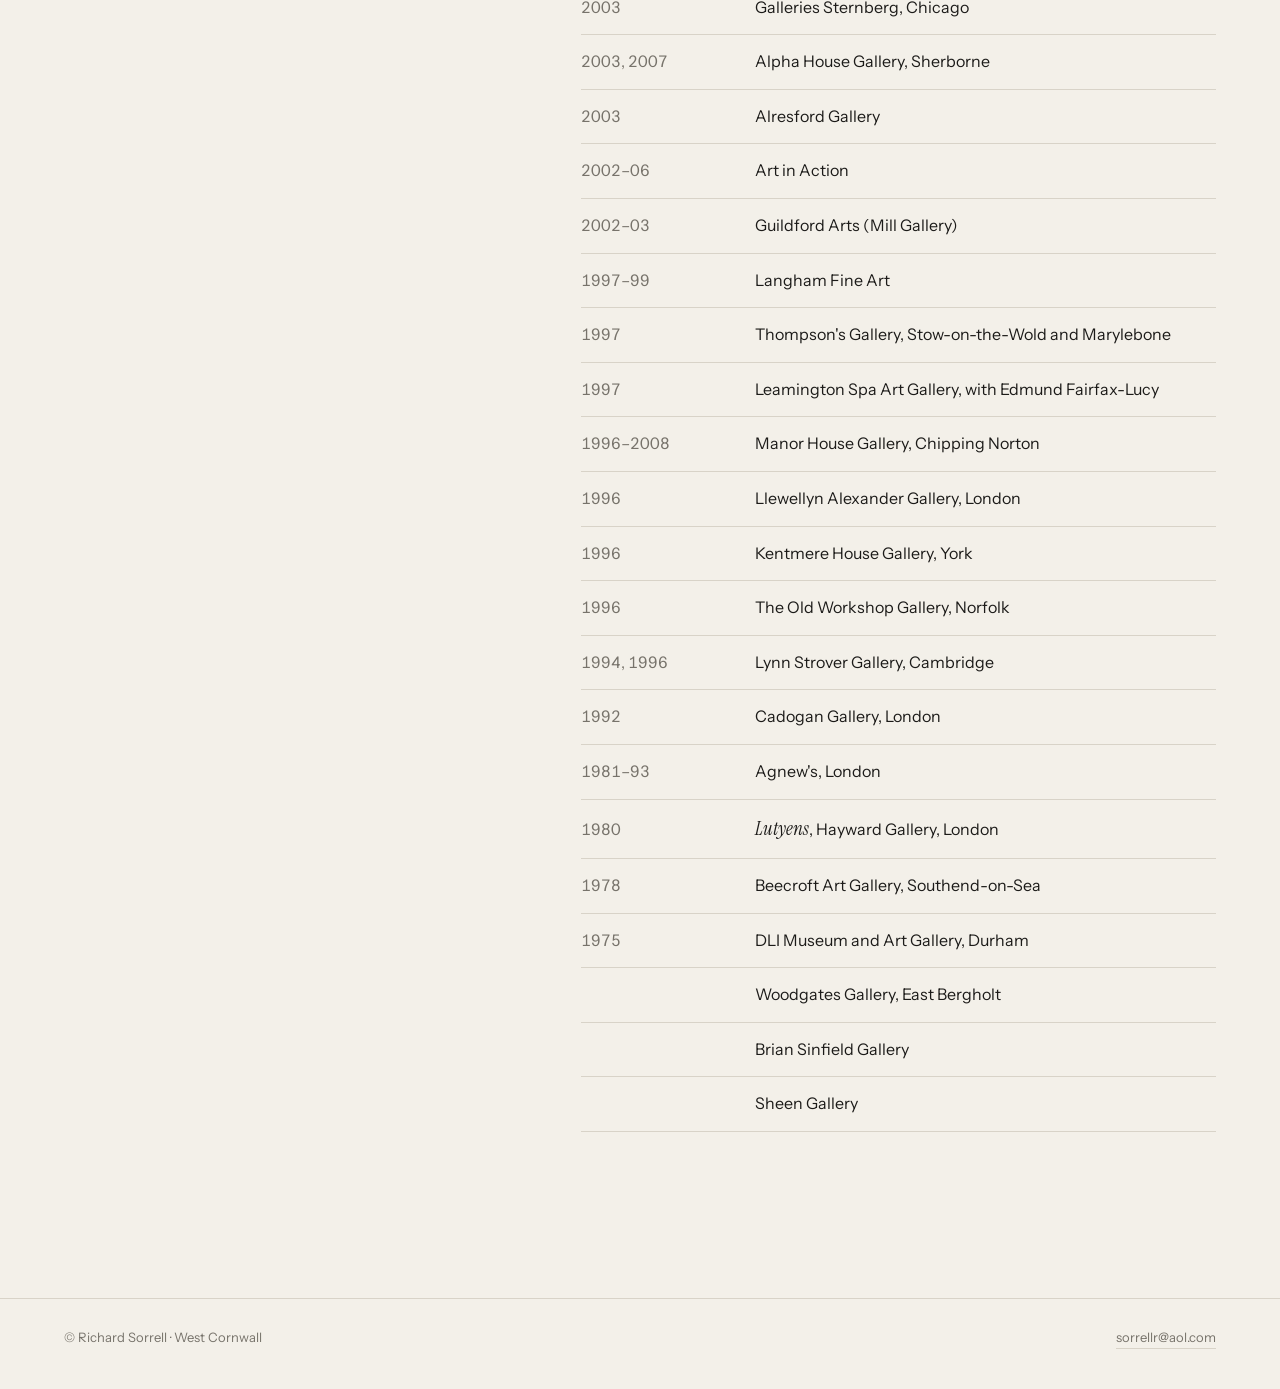
<file: exhibitions.html>
<!DOCTYPE html>
<html lang="en-GB">
<head>
<meta charset="utf-8">
<meta name="viewport" content="width=device-width, initial-scale=1">
<title>Exhibitions · Richard Sorrell</title>
<meta name="description" content="Exhibitions by Richard Sorrell since 1975, including the Royal Academy Summer Exhibition and solo shows in London.">
<link rel="canonical" href="https://richardsorrell.co.uk/exhibitions">
<meta property="og:type" content="website">
<meta property="og:site_name" content="Richard Sorrell">
<meta property="og:title" content="Exhibitions · Richard Sorrell">
<meta property="og:description" content="Exhibitions by Richard Sorrell since 1975, including the Royal Academy Summer Exhibition and solo shows in London.">
<meta property="og:url" content="https://richardsorrell.co.uk/exhibitions">
<meta property="og:image" content="https://richardsorrell.co.uk/img/starlings-2026.jpg">
<meta name="twitter:card" content="summary_large_image">
<link rel="icon" href="/favicon.svg?v=1795474496" type="image/svg+xml">
<link rel="icon" href="/favicon.ico?v=1795474496" sizes="32x32">
<link rel="apple-touch-icon" href="/apple-touch-icon.png?v=1795474496">
<link rel="preconnect" href="https://fonts.googleapis.com">
<link rel="preconnect" href="https://fonts.gstatic.com" crossorigin>
<link href="https://fonts.googleapis.com/css2?family=Instrument+Sans:wght@400;500;600&family=Instrument+Serif:ital@0;1&display=swap" rel="stylesheet">
<link rel="stylesheet" href="/assets/site.css?v=1795877551">
</head>
<body data-page="exhibitions">

<header>
  <div class="wrap bar">
    <a class="mark" href="/">Richard Sorrell<span>PPRWS RBA NEAC</span></a>
    <nav>
      <a href="/#paintings">Paintings</a>
      <a href="/#drawings" id="nav-drawings" style="display:none">Drawings</a>
      <a href="/archive" id="nav-archive" style="display:none">Archive</a>
      <a href="/exhibitions" class="on">Exhibitions</a>
      <a href="/about">About</a>
      <a href="/#contact">Contact</a>
    </nav>
  </div>
</header>

<main>
  <div class="wrap pagehead"><h1>Exhibitions</h1><p id="ex-intro"></p></div>
  <section>
    <div class="wrap">
      <div class="head"><div class="label">Regular exhibitions</div><div><ul class="regular" id="regular"></ul></div></div>
    </div>
  </section>
  <section>
    <div class="wrap">
      <div class="head"><div class="label">Selected exhibitions</div><div><div class="exrows" id="shows"></div></div></div>
    </div>
  </section>
</main>

<p id="load-error" class="wrap small" style="display:none;padding:24px 0">Sorry, part of this page could not be loaded. Please refresh.</p>
<footer><div class="wrap"><span>© Richard Sorrell · West Cornwall</span><a id="foot-email" href="mailto:sorrellr@aol.com">sorrellr@aol.com</a></div></footer>
<script src="/assets/site.js?v=1795877551"></script>
</body>
</html>
</file>
<file: assets/site.css>
:root{
  --paper:#f3f0e9; --ink:#1c1b19; --mute:#77736b; --rule:#d8d3c8;
  --sans:"Instrument Sans",system-ui,sans-serif; --serif:"Instrument Serif",Georgia,serif;
  --pad:clamp(20px,5vw,72px);
}
*{box-sizing:border-box;margin:0;padding:0}
html{scroll-behavior:smooth}
section[id],[id="film"],.series[id]{scroll-margin-top:84px}
body{background:var(--paper);color:var(--ink);font:400 16px/1.6 var(--sans);-webkit-font-smoothing:antialiased}
img{display:block;width:100%;height:auto}
a{color:inherit;text-decoration:none}
.wrap{max-width:1360px;margin:0 auto;padding:0 var(--pad)}

/* Header */
header{position:sticky;top:0;z-index:10;background:color-mix(in srgb,var(--paper) 92%,transparent);backdrop-filter:blur(8px);border-bottom:1px solid transparent}
.bar{display:flex;align-items:baseline;justify-content:space-between;gap:24px;padding-block:22px}
.mark{font:500 15px/1 var(--sans);letter-spacing:.02em}
.mark span{color:var(--mute);font-weight:400;margin-left:10px}
nav{display:flex;gap:28px;font-size:14px}
nav a{color:var(--mute);transition:color .2s}
nav a:hover{color:var(--ink)}

/* Hero */
.hero{display:grid;grid-template-columns:5fr 7fr;gap:var(--pad);align-items:end;padding-top:clamp(48px,9vw,120px);padding-bottom:clamp(56px,8vw,112px)}
.hero h1{font:400 clamp(44px,6.4vw,96px)/.98 var(--serif);letter-spacing:-.01em;text-wrap:balance}
.hero h1 em{font-style:italic}
.hero p{margin-top:28px;max-width:34ch;color:var(--mute);font-size:17px}
.hero figure figcaption{margin-top:12px}
.cap{display:flex;justify-content:space-between;font-size:13px;color:var(--mute)}
.cap b{font-weight:500;color:var(--ink)}

/* Sections */
section{padding:clamp(56px,8vw,112px) 0;border-top:1px solid var(--rule)}
.head{display:grid;grid-template-columns:5fr 7fr;gap:var(--pad);margin-bottom:clamp(36px,5vw,64px)}
.label{font-size:13px;letter-spacing:.08em;text-transform:uppercase;color:var(--mute)}
.head h2{font:400 clamp(32px,3.6vw,52px)/1.05 var(--serif)}
.head p{color:var(--mute);max-width:52ch;margin-top:14px}

/* Gallery */
.gallery{columns:3;column-gap:clamp(20px,3vw,44px)}
.gallery.two{columns:2}
.work{break-inside:avoid;margin-bottom:clamp(32px,4vw,56px)}
.work a{display:block}
.work img{transition:opacity .3s}
.work a:hover img{opacity:.88}
.work .cap{margin-top:12px}

/* About */
.about{display:grid;grid-template-columns:5fr 7fr;gap:var(--pad)}
.about .lede{font:400 clamp(24px,2.4vw,34px)/1.25 var(--serif)}
.about .body p+p{margin-top:1.1em}
.facts{display:grid;grid-template-columns:repeat(3,1fr);gap:clamp(20px,3vw,44px);margin-top:clamp(48px,6vw,80px)}
.facts h3{font:500 13px/1.4 var(--sans);letter-spacing:.08em;text-transform:uppercase;color:var(--mute);padding-bottom:12px;border-bottom:1px solid var(--rule);margin-bottom:14px}
.facts li{list-style:none;font-size:15px;padding:5px 0}
.facts li span{color:var(--mute)}

/* Film */
.film{display:grid;grid-template-columns:repeat(2,1fr);gap:clamp(20px,3vw,44px)}
.film a{display:block;border-top:1px solid var(--ink);padding-top:16px}
.film h3{font:400 26px/1.15 var(--serif)}
.film p{color:var(--mute);font-size:15px;margin-top:8px;max-width:44ch}
.film .go{display:inline-block;margin-top:14px;font-size:14px}

/* Contact */
.contact{display:grid;grid-template-columns:5fr 7fr;gap:var(--pad)}
.contact .big{font:400 clamp(30px,3.6vw,52px)/1.1 var(--serif)}
.contact .big a{border-bottom:1px solid var(--rule);white-space:nowrap}
.contact .big a:hover{border-color:var(--ink)}
.addr{display:grid;grid-template-columns:repeat(2,1fr);gap:24px;margin-top:36px;font-size:15px}
.addr div span{display:block;color:var(--mute);font-size:13px;letter-spacing:.08em;text-transform:uppercase;margin-bottom:6px}

footer{border-top:1px solid var(--rule);padding:28px 0 40px;font-size:13px;color:var(--mute)}
footer .wrap{display:flex;justify-content:space-between;gap:16px;flex-wrap:wrap}

@media (max-width:900px){
  .hero,.head,.about,.contact{grid-template-columns:1fr}
  .hero{gap:40px}
  .gallery{columns:2}
  .facts{grid-template-columns:1fr}
}
@media (max-width:600px){
  .bar{flex-direction:column;align-items:flex-start;gap:14px;padding-block:16px}
  nav{gap:20px;font-size:13px}
  .gallery,.gallery.two{columns:1}
  .film,.addr{grid-template-columns:1fr}
}
/* Full-bleed hero variant */
.bleed{position:relative;overflow:clip;background:#3b3a36}
.bleed>img{display:block;width:100%;height:auto}
.bleed::after{content:"";position:absolute;inset:0;background:linear-gradient(90deg,rgba(20,19,17,.38) 0%,rgba(20,19,17,.16) 35%,rgba(20,19,17,0) 60%);pointer-events:none}
.bleed .copy{position:absolute;inset:0;z-index:1;pointer-events:none}
.bleed .wrap{height:100%;display:flex;flex-direction:column;justify-content:flex-end;padding-bottom:20.6px;color:#fff}
.bleed .glide{will-change:transform}
.bleed h1 .wd{display:inline-block;overflow:hidden;vertical-align:top;padding-bottom:.12em;margin-bottom:-.12em}
.bleed h1 .wd>span{display:inline-block}
.bleed .glide{visibility:hidden}
.bleed.ready .glide{visibility:visible}
@media (prefers-reduced-motion:no-preference){
  .bleed.ready h1 .wd>span{animation:rsln 1.1s cubic-bezier(.2,.7,.2,1) both;animation-delay:calc(.15s + var(--d) * .035s)}
  .bleed.ready p#intro{animation:rsup 1s cubic-bezier(.2,.7,.2,1) both;animation-delay:.55s}
  .bleed.ready .credit{animation:rsfade 1s ease both;animation-delay:.8s}
}
@keyframes rsln{from{transform:translateY(105%)}to{transform:none}}
@keyframes rsup{from{opacity:0;transform:translateY(16px)}to{opacity:1;transform:none}}
@keyframes rsfade{from{opacity:0}to{opacity:1}}
.bleed h1{font:400 clamp(44px,6.4vw,96px)/.98 var(--serif);letter-spacing:-.01em;max-width:13ch;text-wrap:balance;text-shadow:0 1px 24px rgba(0,0,0,.18)}
.bleed p{margin-top:24px;max-width:34ch;font-size:17px;color:rgba(255,255,255,.9)}
.bleed .credit{position:absolute;right:var(--pad);bottom:22px;z-index:1;font-size:13px;line-height:1.6;color:rgba(255,255,255,.85)}
.bleed .credit a{border-bottom:1px solid rgba(255,255,255,.4)}
@media (max-width:600px){
  .bleed>img{height:calc(100svh - 83px);min-height:480px;object-fit:cover}
  .bleed::after{background:linear-gradient(0deg,rgba(20,19,17,.6) 0%,rgba(20,19,17,.2) 50%,rgba(20,19,17,0) 75%)}
  .bleed .wrap{padding-bottom:64px}
  .bleed .credit{left:var(--pad);right:auto}
}

/* ---------- Shared additions ---------- */
nav a.on{color:var(--ink)}
.pagehead{padding-top:clamp(56px,9vw,120px);padding-bottom:clamp(40px,6vw,80px)}
.pagehead h1{font:400 clamp(44px,6.4vw,96px)/.98 var(--serif);letter-spacing:-.01em}
.pagehead p{margin-top:24px;max-width:52ch;color:var(--mute);font-size:17px}
.pagehead + section{border-top:1px solid var(--rule)}
footer a{border-bottom:1px solid var(--rule)}

/* Cards */
.work .cap{gap:12px}
.work .cap b{font-weight:500}
.work .cap .pr{white-space:nowrap}
.dot{display:inline-flex;align-items:center;gap:6px}
.dot::before{content:"";width:7px;height:7px;border-radius:50%;background:#b3261e}

/* Filter */
.filter{display:flex;gap:22px;font-size:14px;margin:-24px 0 36px}
.filter button{background:none;border:0;padding:0 0 4px;font:inherit;color:var(--mute);cursor:pointer;border-bottom:1px solid transparent}
.filter button[aria-pressed="true"]{color:var(--ink);border-color:var(--ink)}

/* News */
.news{display:grid;grid-template-columns:repeat(auto-fit,minmax(260px,1fr));gap:clamp(20px,3vw,44px)}
.news article{border-top:1px solid var(--ink);padding-top:16px}
.news time{font-size:13px;color:var(--mute);letter-spacing:.04em}
.news h3{font:400 26px/1.15 var(--serif);margin-top:6px}
.news p{color:var(--mute);font-size:15px;margin-top:8px}
.news a.go{display:inline-block;margin-top:12px;font-size:14px;border-bottom:1px solid var(--rule)}

/* Lightbox */
.lbx{position:fixed;inset:0;z-index:50;background:var(--paper);display:none;grid-template-columns:minmax(0,1fr) 380px}
.lbx.open{display:grid}
body.lbx-open{overflow:hidden}
.lbx .stage{position:relative;display:grid;place-items:center;padding:64px 88px;min-height:0;touch-action:pan-y}
.lbx .stage img{max-width:100%;max-height:calc(100vh - 128px);width:auto;height:auto;object-fit:contain;box-shadow:0 1px 2px rgba(0,0,0,.06),0 12px 40px rgba(0,0,0,.08)}
.lbx .arrow{position:absolute;top:50%;transform:translateY(-50%);width:48px;height:48px;border:0;background:none;cursor:pointer;color:var(--mute);font-size:26px;line-height:1}
.lbx .arrow:hover{color:var(--ink)}
.lbx .prev{left:20px}.lbx .next{right:20px}
.lbx .count{position:absolute;left:var(--pad);top:24px;font-size:13px;color:var(--mute)}
.lbx .x{position:absolute;right:24px;top:20px;z-index:2;background:none;border:0;font:inherit;font-size:14px;color:var(--mute);cursor:pointer;padding:4px}
.lbx .x:hover{color:var(--ink)}
.lbx .side{border-left:1px solid var(--rule);padding:72px 36px 36px;overflow:auto;display:flex;flex-direction:column;gap:22px}
.lbx h2{font:400 34px/1.08 var(--serif)}
.lbx .meta{color:var(--mute);font-size:15px;margin-top:-12px}
.lbx .note{font-size:15px}
.note-more{display:none}
@media (max-width:900px){.note-more{display:inline-block}}
.opts{display:grid;grid-template-columns:1fr 1fr;border:1px solid var(--ink)}
.opts button{background:none;border:0;padding:12px 14px;text-align:left;font:inherit;cursor:pointer;color:var(--ink)}
.opts button+button{border-left:1px solid var(--ink)}
.opts button small{display:block;font-size:12px;letter-spacing:.06em;text-transform:uppercase;opacity:.7}
.opts button span{font-size:18px}
.opts button[aria-pressed="true"]{background:var(--ink);color:var(--paper)}
.price{font:400 28px/1 var(--serif)}
.btn{display:block;text-align:center;background:var(--ink);color:var(--paper);padding:16px 20px;font:500 15px/1 var(--sans);letter-spacing:.01em;transition:opacity .2s}
.btn:hover{opacity:.85}
.small{font-size:13px;color:var(--mute);line-height:1.55}
.small a{border-bottom:1px solid var(--rule)}
@media (max-width:900px){
  .lbx{grid-template-columns:1fr;grid-template-rows:auto auto;overflow:auto}
  .lbx .stage{padding:56px 16px 12px;min-height:62vh}
  .lbx .stage img{max-height:58vh}
  .lbx .arrow{top:auto;bottom:-8px;transform:none}
  .lbx .prev{left:8px}.lbx .next{right:8px}
  .lbx .side{border-left:0;border-top:1px solid var(--rule);padding:28px 20px 40px;overflow:visible}
  .lbx .count{left:20px;top:22px}
}

/* Exhibitions */
.exrows{border-top:1px solid var(--ink)}
.exrow{display:grid;grid-template-columns:150px 1fr auto;gap:24px;padding:14px 0;border-bottom:1px solid var(--rule);font-size:16px;align-items:baseline}
.exrow .y{color:var(--mute);font-variant-numeric:tabular-nums}
.exrow .t em{font-style:italic;font-family:var(--serif);font-size:19px}
.exrow .tag{font-size:12px;letter-spacing:.08em;text-transform:uppercase;color:var(--mute)}
.exrow a{border-bottom:1px solid var(--rule)}
.regular li{list-style:none;padding:10px 0;border-bottom:1px solid var(--rule);display:flex;justify-content:space-between;gap:16px}
.regular li span{color:var(--mute)}
.more{display:inline-block;margin-top:14px;font-size:14px;border-bottom:1px solid var(--rule)}

/* Archive */
.series + .series{margin-top:clamp(56px,8vw,112px)}
.series .intro{color:var(--mute);max-width:62ch;margin-top:14px}
.empty{color:var(--mute);font-size:15px;padding:24px 0;border-top:1px solid var(--rule)}

@media (max-width:600px){
  .exrow{grid-template-columns:1fr;gap:2px}
  .exrow .tag{order:-1}
  .filter{margin-top:-12px}
  nav{flex-wrap:wrap;row-gap:8px}
}

/* Welcome */
.welcome{display:grid;grid-template-columns:5fr 6fr;gap:clamp(32px,6vw,96px);align-items:center}
.w-photo img{aspect-ratio:4/5;object-fit:cover}
.w-frame{position:relative}
.w-frame img{display:block;width:100%}
.w-frame .w-alt{position:absolute;inset:0;height:100%;opacity:0}
@media (prefers-reduced-motion:no-preference){.w-frame .w-alt{animation:wfade 16s ease-in-out infinite}}
@keyframes wfade{0%,37.5%{opacity:0}50%,87.5%{opacity:1}100%{opacity:0}}
.w-photo .cap{margin-top:12px}
.w-body{margin-top:20px;max-width:52ch;color:var(--mute);font-size:16px}
.w-body p:first-child{font:400 clamp(24px,2.4vw,34px)/1.25 var(--serif);color:var(--ink);margin-bottom:24px;max-width:28ch}
.w-body p+p{margin-top:1em}
.welcome .op-links{display:flex;gap:28px;margin-top:32px;font-size:15px}
.welcome .op-links a{border-bottom:1px solid var(--ink);padding-bottom:2px}
.welcome .op-links a:hover{opacity:.7}
@media (max-width:900px){.welcome{grid-template-columns:1fr;gap:32px}}
@media (max-width:600px){.welcome .op-links{flex-wrap:wrap;gap:14px 24px}}

/* Large click zones: left half = previous, right half = next */
.lbx .arrow{top:0;bottom:0;width:50%;height:auto;transform:none;display:flex;align-items:center;padding:0 22px;font-size:30px;z-index:1;-webkit-tap-highlight-color:transparent}
.lbx .prev{left:0;justify-content:flex-start;cursor:w-resize}
.lbx .next{right:0;left:auto;justify-content:flex-end;cursor:e-resize}
.lbx .arrow:hover,.lbx .arrow:focus-visible{color:var(--ink)}
.lbx .arrow:focus{outline:none}
.lbx .count{z-index:2}
@media (max-width:900px){
  .lbx .arrow{top:0;bottom:0;padding:0 10px;font-size:24px}
  .lbx .prev{left:0}.lbx .next{right:0}
}

/* Carousel */
.lbx .stage{display:block;overflow:hidden;padding:0;cursor:grab;user-select:none;-webkit-user-select:none}
.lbx .stage:active{cursor:grabbing}
.lbx .track{position:absolute;top:0;bottom:0;left:0;display:flex;will-change:transform}
.lbx .slide{flex:0 0 auto;height:100%;display:flex;align-items:center;justify-content:center;padding:64px 20px;opacity:.28;transform:scale(.92);transition:opacity .55s ease,transform .55s cubic-bezier(.2,.7,.2,1)}
.lbx .slide.on{opacity:1;transform:none}
.lbx .slide img{max-width:100%;max-height:calc(100vh - 128px);width:auto;height:auto;object-fit:contain;box-shadow:0 1px 2px rgba(0,0,0,.06),0 12px 40px rgba(0,0,0,.08);pointer-events:none}
.lbx .arrow{z-index:2}
@media (max-width:900px){
  .lbx .stage{height:64vh;min-height:0}
  .lbx .slide{padding:52px 8px 16px}
  .lbx .slide img{max-height:calc(64vh - 68px)}
}
.lbx .x:focus{outline:none}
.lbx .x:focus-visible{outline:1px solid var(--ink);outline-offset:2px}

/* View in a room */
.btn.ghost{background:none;color:var(--ink);border:1px solid var(--ink);width:100%;cursor:pointer;font:500 15px/1 var(--sans)}
.btn.ghost:hover{background:var(--ink);color:var(--paper);opacity:1}
.lbx .roomview{display:none;position:absolute;inset:0;z-index:3;background:var(--paper);flex-direction:column;padding:20px 28px 24px;cursor:default}
.lbx.room .roomview{display:flex}
.rv-bar{display:flex;justify-content:space-between;align-items:center;gap:16px;padding-right:64px}
.rv-tabs{display:flex;gap:20px;font-size:14px}
.rv-tabs button,.rv-back{background:none;border:0;font:inherit;font-size:14px;color:var(--mute);cursor:pointer;padding:0 0 4px;border-bottom:1px solid transparent}
.rv-tabs button[aria-pressed="true"]{color:var(--ink);border-color:var(--ink)}
.rv-back:hover,.rv-tabs button:hover{color:var(--ink)}
.rv-scene{flex:1;min-height:0;display:flex;align-items:center;justify-content:center;padding:16px 0}
.rv-scene{position:relative}
.rv-ph{position:relative;overflow:hidden;background:#eee}
.rv-ph>img{position:absolute;inset:0;width:100%;height:100%;display:block}
.lbx .rv-ph img{box-shadow:none;max-width:none;max-height:none;width:100%;height:100%}
.rv-front{position:absolute;pointer-events:none;z-index:2}
.rv-art{position:absolute;z-index:1;box-sizing:border-box;background:#7c6142}
.rv-art.fr{background:#b08c60}
.rv-art img,.lbx .rv-ph .rv-art img{display:block;width:100%;height:100%;object-fit:fill;filter:brightness(.97)}
.rv-label{font-size:14px;color:var(--mute)}
.rv-art.fr img{outline:1px solid rgba(60,40,20,.5)}
.rv-note{font-size:13px;color:var(--mute);text-align:center}
@media (max-width:900px){
  .lbx .roomview{padding:16px 12px}
  .rv-bar{padding-right:56px;flex-wrap:wrap}
  .rv-back{display:none}
}

/* Viewer actions */
.lbx .acts{display:flex;flex-direction:column;gap:12px}
.lbx .x{z-index:5}

/* Phone and tablet viewer: everything fits on one screen, actions at the bottom */
@media (max-width:900px){
  .lbx.open{display:flex;flex-direction:column;overflow:hidden}
  .lbx .stage{flex:1 1 auto;height:auto;min-height:0}
  .lbx .slide{padding:46px 6px 10px}
  .lbx .slide img{max-height:100%}
  .lbx .count{top:16px;left:16px}
  .lbx .x{top:10px;right:10px;padding:6px 8px}
  .lbx .side{flex:0 0 auto;display:grid;grid-template-columns:1fr auto;column-gap:16px;row-gap:4px;align-items:end;padding:14px 16px calc(14px + env(safe-area-inset-bottom));border-top:1px solid var(--rule);overflow:visible}
  .lbx .side>*{grid-column:1/-1;margin:0}
  .lbx .side>div:first-child{grid-column:1}
  .lbx h2{font-size:24px;line-height:1.1}
  .lbx .side .meta{grid-column:1;font-size:13px;margin:0}
  .lbx .side .price{grid-column:2;grid-row:1/span 2;align-self:end;justify-self:end;font-size:22px;margin:0}
  .lbx .side .dl{display:none}
  .lbx .side .note-wrap{margin-top:6px}
  .lbx .side .note{font-size:14px;line-height:1.45;display:-webkit-box;-webkit-box-orient:vertical;-webkit-line-clamp:2;overflow:hidden}
  .lbx .side .note-wrap.open .note{display:block;-webkit-line-clamp:unset;max-height:30vh;overflow:auto}
  .note-more{background:none;border:0;padding:2px 0 0;font:inherit;font-size:13px;color:var(--mute);text-decoration:underline;text-underline-offset:3px;cursor:pointer}
  .lbx .side .opts{margin-top:8px}
  .lbx .side .opts button{padding:8px 12px}
  .lbx .side .opts button span{font-size:16px}
  .lbx .acts{flex-direction:row;gap:8px;margin-top:10px}
  .lbx .acts .btn{flex:1 1 0;padding:14px 10px;font-size:14px;white-space:nowrap}
  .lbx .acts .lg{display:none}
  .lbx .side .small{font-size:12px;text-align:center;margin-top:6px}
  .lbx .roomview{padding:12px 12px 8px}
  .rv-bar{padding-right:64px;min-height:30px}
  .rv-scene{padding:8px 0}
  .rv-note{font-size:12px;line-height:1.4}
}

/* Page for a single painting or drawing (/paintings/…, /drawings/…) */
.workpage{padding-top:28px;padding-bottom:72px}
.workpage .crumb{font-size:13px;color:var(--mute);margin-bottom:28px}
.workpage .crumb a{color:inherit}
.workpage .crumb span{margin:0 6px;opacity:.6}
.wp-grid{display:grid;grid-template-columns:minmax(0,1.6fr) minmax(280px,1fr);gap:56px;align-items:start}
.wp-img{margin:0}
.wp-img img{display:block;width:100%;height:auto;max-height:82vh;object-fit:contain;object-position:left top;box-shadow:0 14px 40px rgba(20,19,17,.16)}
.wp-side h1{font-family:var(--serif);font-weight:400;font-size:clamp(34px,4vw,52px);line-height:1.05;margin:0 0 10px}
.wp-side .meta{color:var(--mute);margin:0 0 22px}
.wp-side .body{color:var(--mute);max-width:52ch}
.wp-side .body p{margin:0 0 12px}
.wp-side .price{font-family:var(--serif);font-size:30px;margin:18px 0 22px}
.wp-side .acts{display:flex;flex-direction:column;gap:12px;max-width:380px}
.wp-side .small{font-size:13px;color:var(--mute);margin-top:18px;max-width:46ch}
.wp-nav{display:flex;justify-content:space-between;gap:16px;margin-top:64px;padding-top:22px;border-top:1px solid var(--rule);font-size:14px}
.wp-nav a{color:inherit}
@media (max-width:900px){
  .wp-grid{grid-template-columns:1fr;gap:24px}
  .wp-img img{max-height:70vh;object-position:center top}
  .wp-side .acts{flex-direction:row}
  .wp-side .acts .btn{flex:1 1 0;padding:14px 10px;font-size:14px;white-space:nowrap}
  .wp-nav{flex-wrap:wrap;font-size:13px}
  .wp-nav a:nth-child(2){order:3;width:100%;text-align:center}
}
</file>
